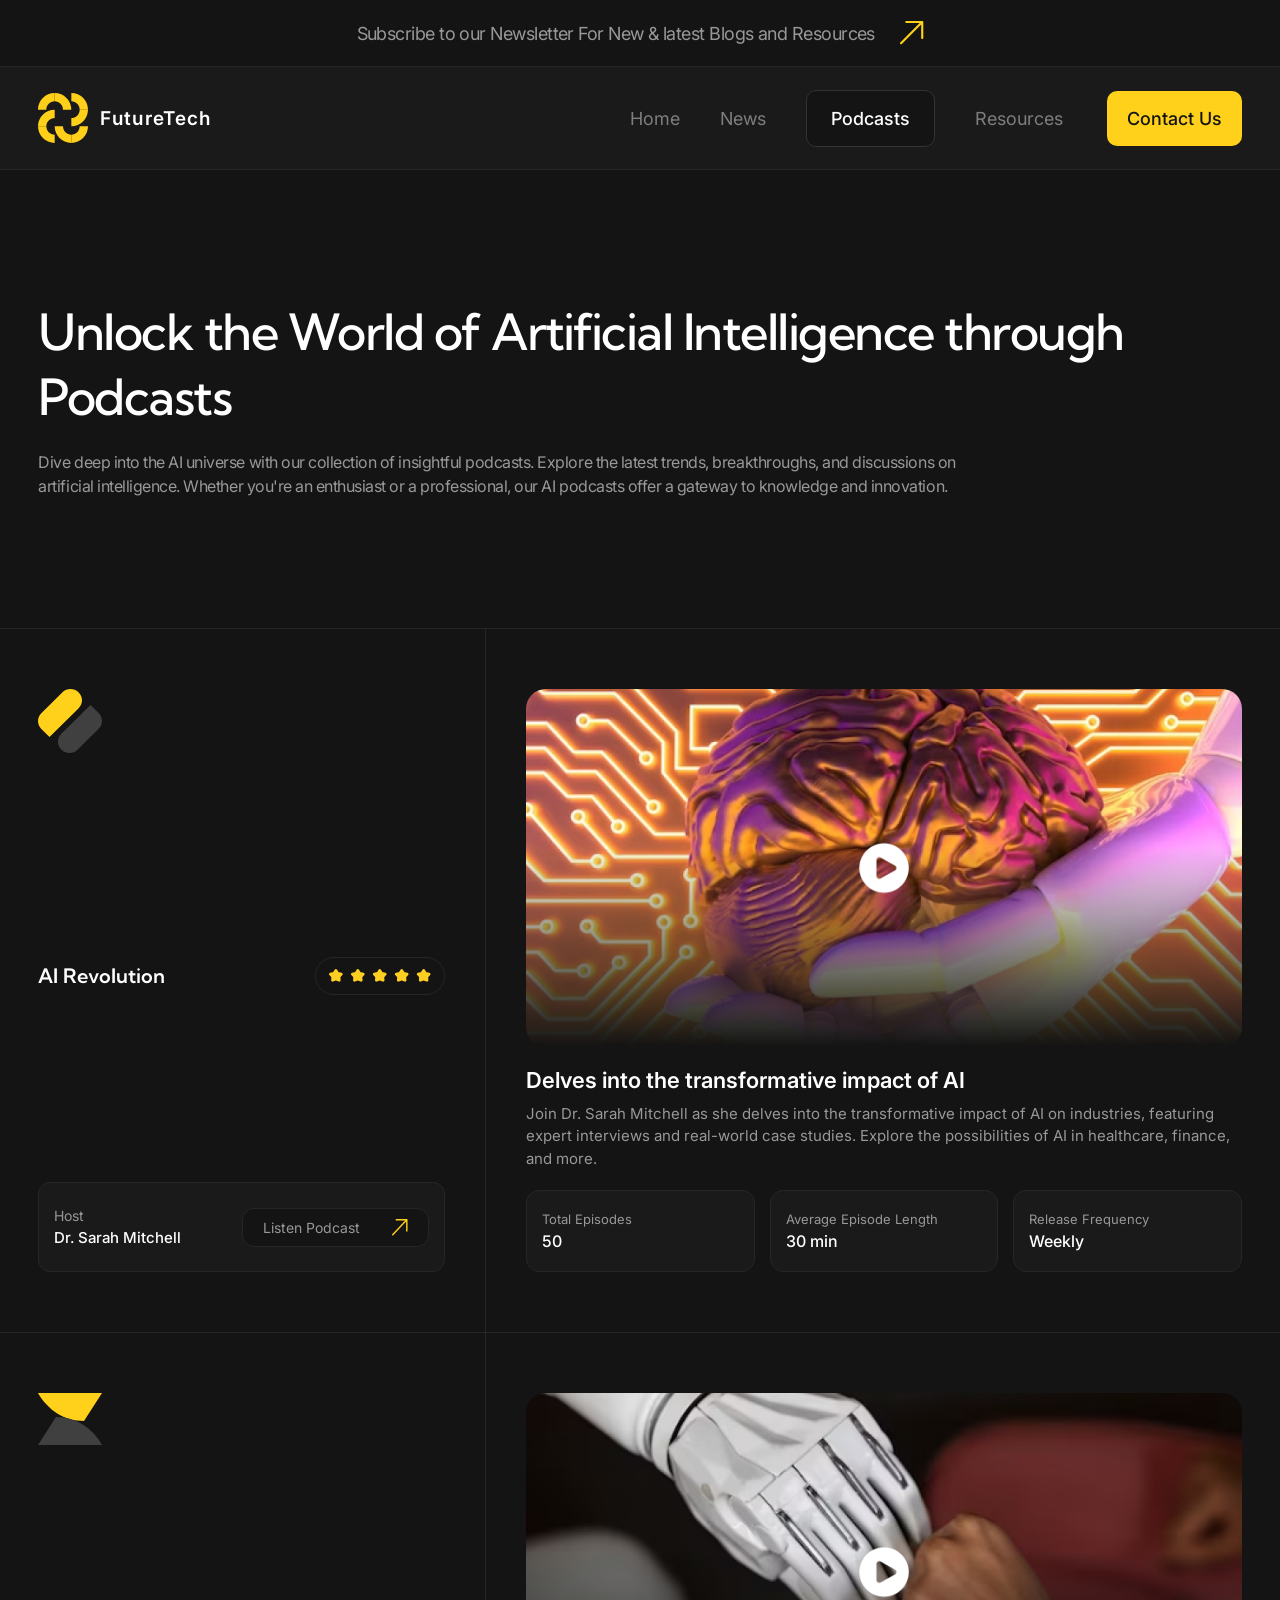
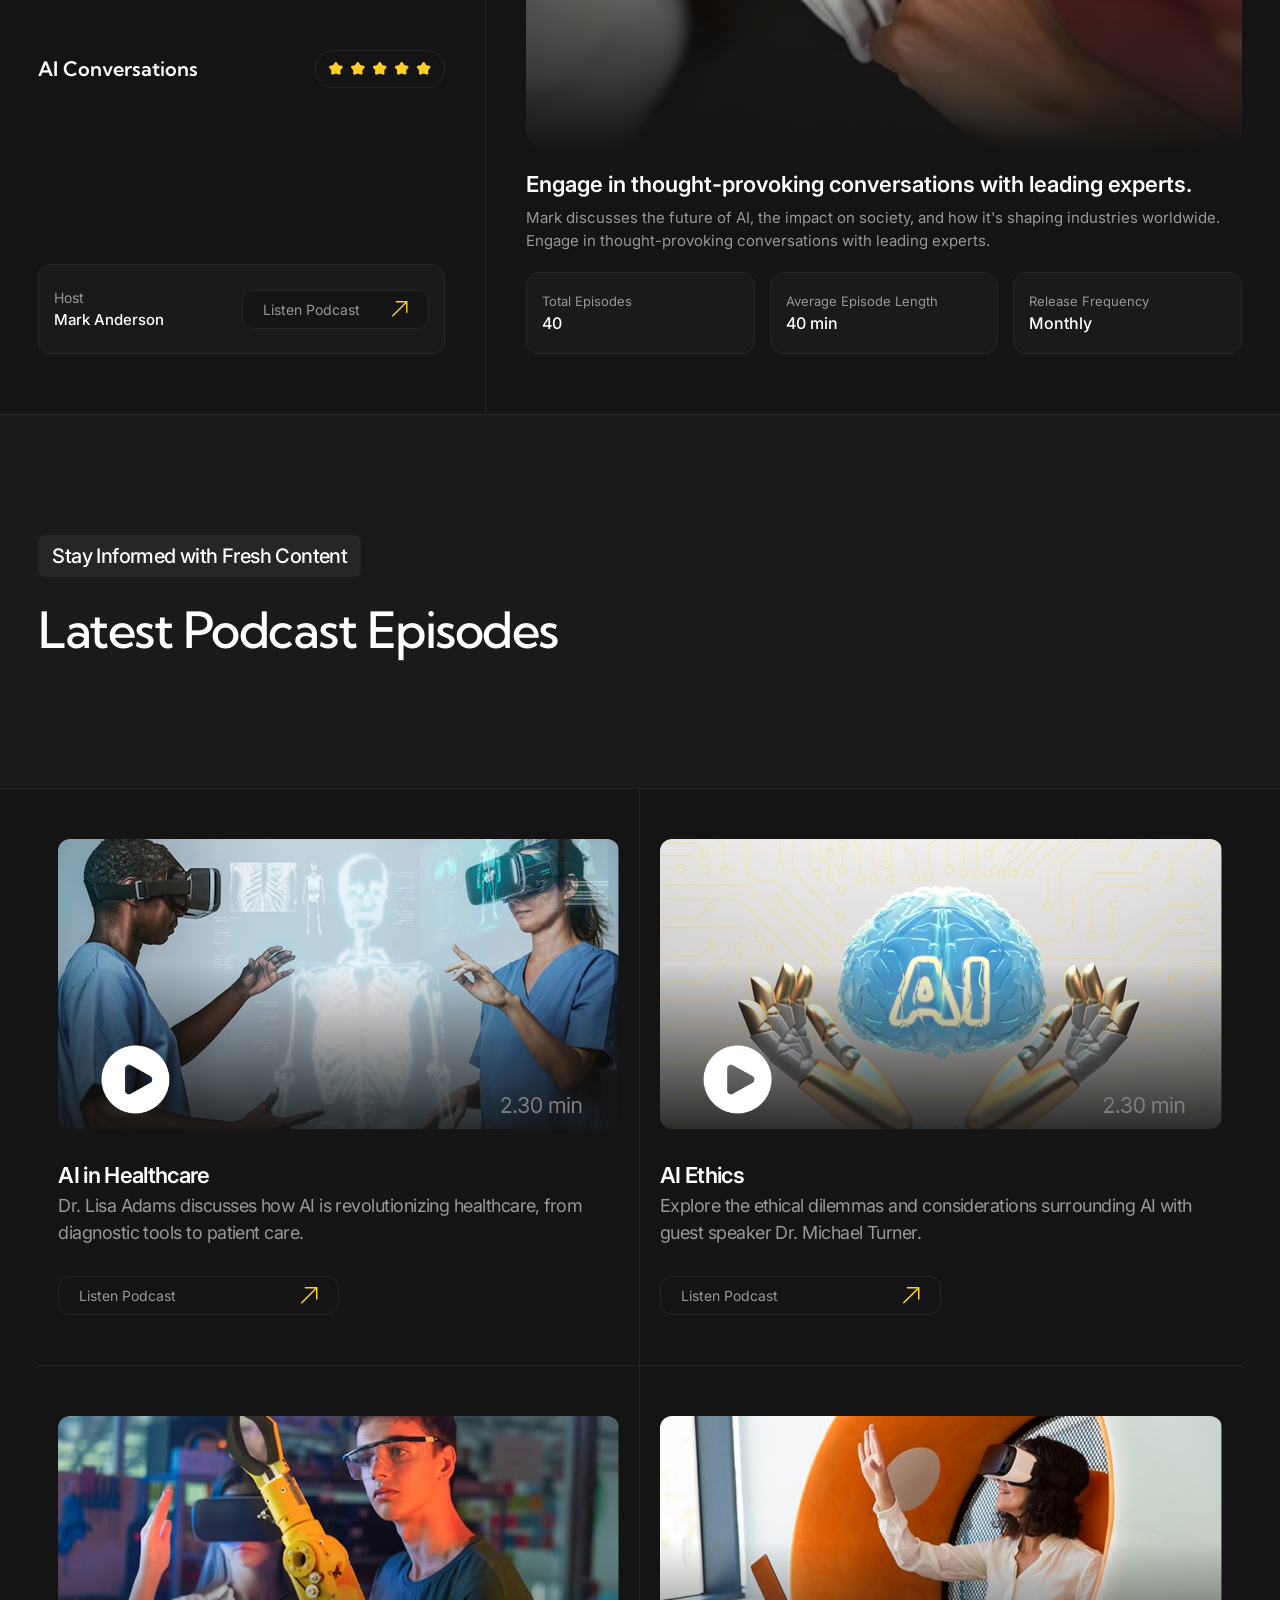
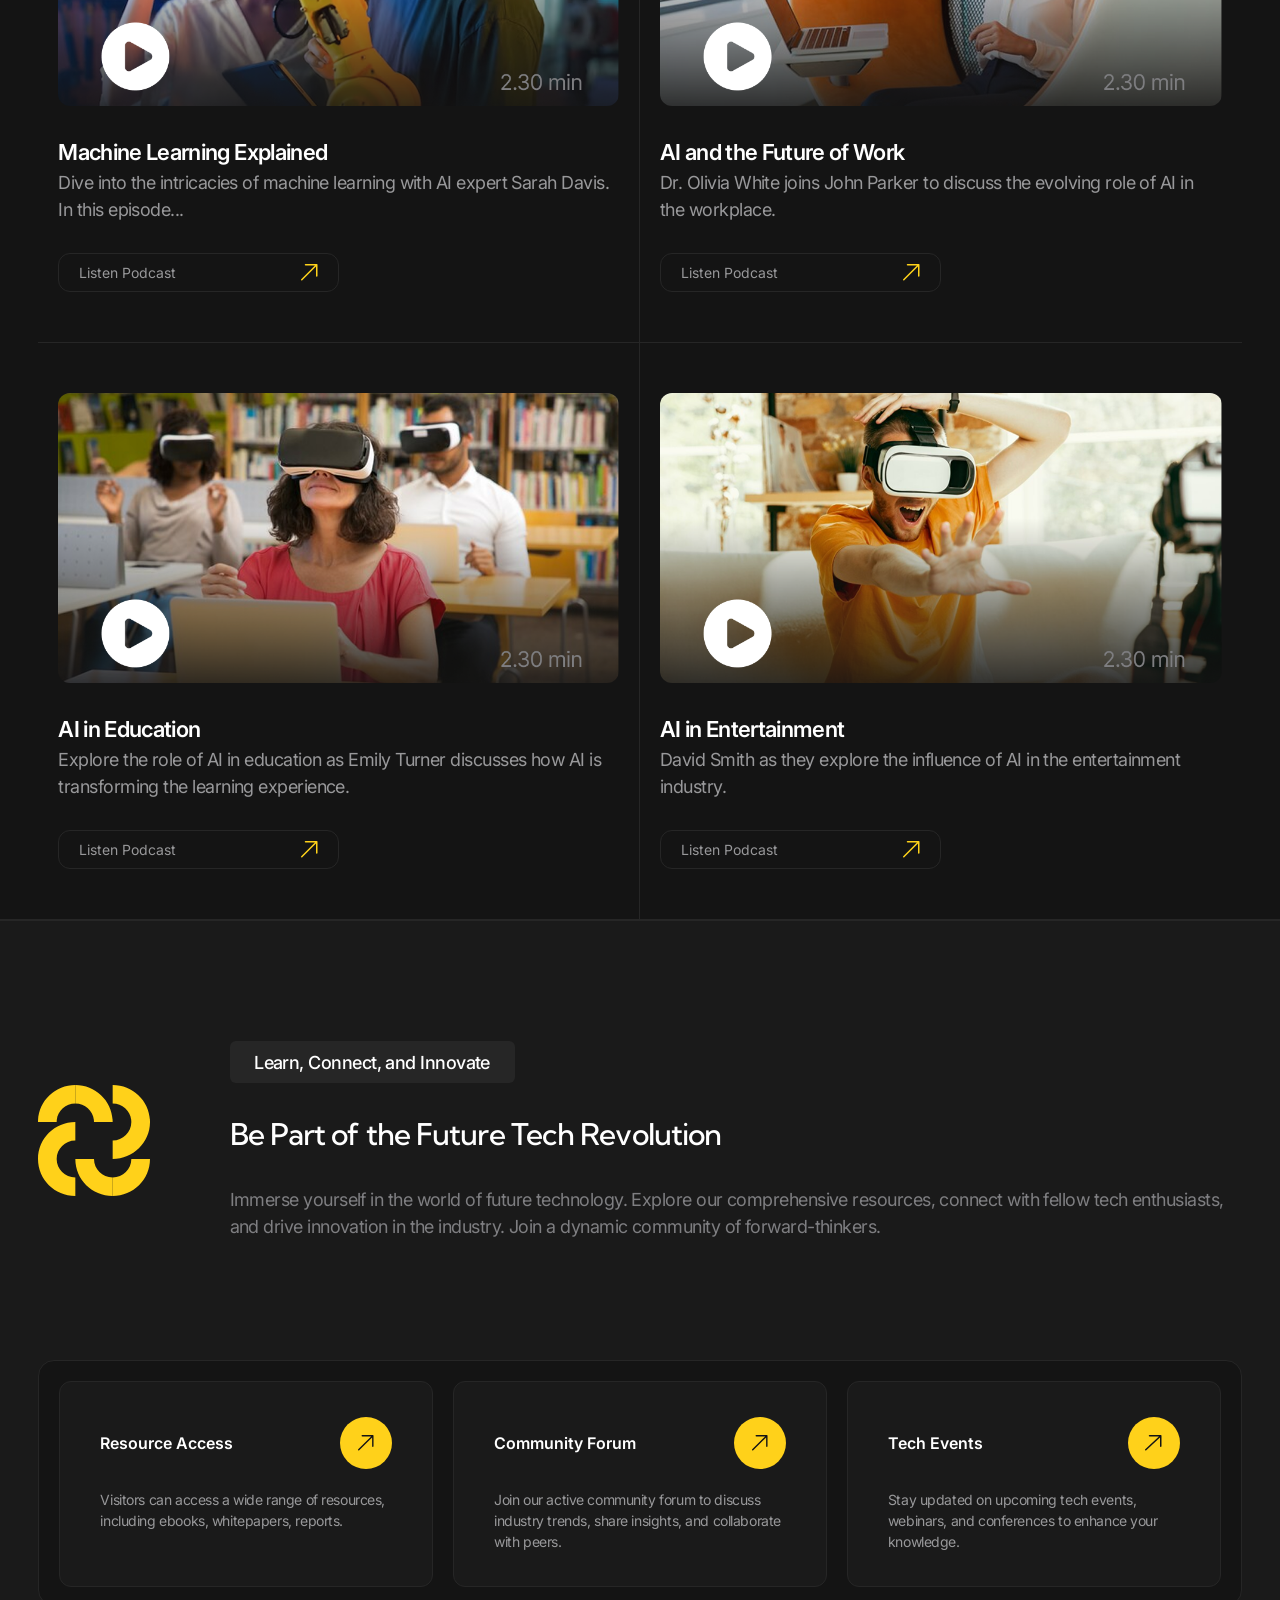
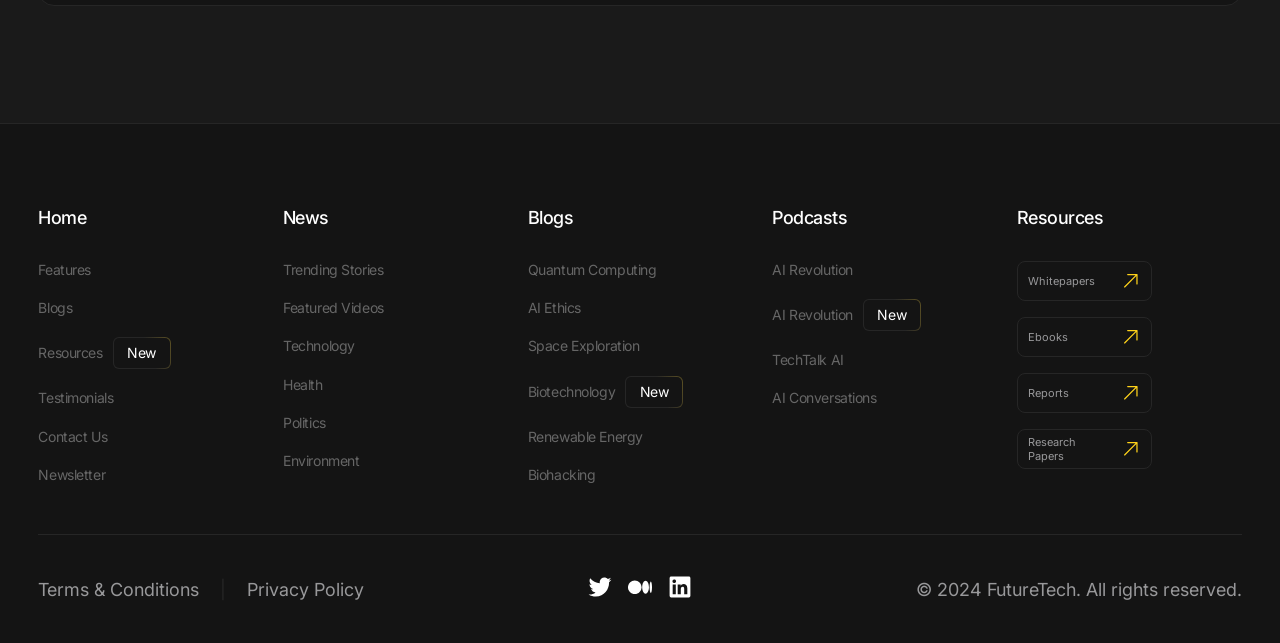
<file: Podcasts-Page/index.html>
<!DOCTYPE html>
<html lang="vi">

<head>
    <meta charset="UTF-8">
    <meta name="viewport" content="width=device-width, initial-scale=1.0">
    <title>Podcasts Page</title>

    <link rel="preconnect" href="https://fonts.googleapis.com">
    <link rel="preconnect" href="https://fonts.gstatic.com" crossorigin>
    <link href="https://fonts.googleapis.com/css2?family=Inter:wght@400;500&family=Kumbh+Sans:wght@500&display=swap"
        rel="stylesheet">

    <link rel="stylesheet" href="style.css">
</head>

<body>
    <div class="top-banner">
        <a href="#" class="banner-content">
            <span class="banner-text">Subscribe to our Newsletter For New & latest Blogs and Resources</span>
            <img class="filter" src="./SVG/vector-431.svg" alt="">
        </a>
    </div>

    <nav class="navbar">
        <a href="#" class="logo">
            <img src="./SVG/group.svg" alt="FutureTech Icon" class="group">

            <span class="heading">FutureTech</span>
        </a>

        <input type="checkbox" id="menu-toggle" class="menu-toggle">

        <label for="menu-toggle" class="hamburger">
            <span class="line"></span>
            <span class="line"></span>
            <span class="line"></span>
        </label>

        <div class="nav-menu" id="nav-menu">
            <div class="nav-links">
                <a href="../index.html" class="nav-item">Home</a>
                <a href="../news/index.html" class="nav-item">News</a>
                <a href="../Podcasts-Page/index.html" class="nav-item active">Podcasts</a>
                <a href="../resources/index.html" class="nav-item">Resources</a>
            </div>
            <div class="nav-button">
                <a href="#" class="btn-contact">Contact Us</a>
            </div>
        </div>
    </nav>

    <section class="hero-section">
        <div class="hero-container">

            <h1 class="main-title">Unlock the World of Artificial Intelligence through Podcasts</h1>

            <p class="description">
                Dive deep into the AI universe with our collection of insightful podcasts. Explore the latest trends,
                breakthroughs, and discussions on artificial intelligence. Whether you're an enthusiast or a
                professional, our AI podcasts offer a gateway to knowledge and innovation.
            </p>

        </div>
    </section>

    <div class="podcasts-wrapper">

        <section class="featured-podcast">
            <div class="left-panel">
                <div class="podcast-container">
                    <div class="panel-logo">
                        <img src="./SVG/union.svg" alt="">
                    </div>
                </div>

                <div class="title-row">
                    <h2 class="panel-title">AI Revolution</h2>
                    <div class="stars-badge">
                        <img src="./SVG/start.svg" alt="">
                    </div>
                </div>

                <div class="host-card">
                    <div class="host-info">
                        <span class="host-label">Host</span>
                        <strong class="host-name">Dr. Sarah Mitchell</strong>
                    </div>

                    <div class="podcast-info">
                        <a href="#" class="btn-listen-small">
                            Listen Podcast
                        </a>
                        <a href="" class="btn-img">
                            <img class="filter" src="./SVG/vector-431.svg" alt="">
                        </a>
                    </div>
                </div>
            </div>

            <div class="right-panel">
                <div class="thumbnail">
                    <img src="./IMG/Brain.png" alt="AI Brain">
                    <div class="article">
                        <span class="article-heading">Delves into the transformative impact of AI</span>
                        <p class="article-paragraph">Join Dr. Sarah Mitchell as she delves into the transformative
                            impact of AI on industries, featuring expert interviews and real-world case studies. Explore
                            the possibilities of AI in healthcare, finance, and more.</p>
                    </div>

                    <div class="stats-row">
                        <div class="stat-card">
                            <span class="stat-title">Total Episodes</span>
                            <strong class="stat-number">50</strong>
                        </div>
                        <div class="stat-card">
                            <span class="stat-title">Average Episode Length</span>
                            <strong class="stat-number">30 min</strong>
                        </div>
                        <div class="stat-card">
                            <span class="stat-title">Release Frequency</span>
                            <strong class="stat-number">Weekly</strong>
                        </div>
                    </div>
                </div>
            </div>
        </section>

        <section class="podcast-conversations">
            <div class="conv-left-panel">
                <div class="conv-logo-container">
                    <div class="conv-panel-logo">
                        <img src="./SVG/union2.svg" alt="">
                    </div>
                </div>

                <div class="conv-title-row">
                    <h2 class="conv-panel-title">AI Conversations</h2>
                    <div class="conv-stars-badge">
                        <img src="./SVG/start.svg" alt="">
                    </div>
                </div>

                <div class="conv-host-card">
                    <div class="conv-host-info">
                        <span class="conv-host-label">Host</span>
                        <strong class="conv-host-name">Mark Anderson</strong>
                    </div>

                    <div class="conv-action-btn">
                        <a href="#" class="conv-btn-text">Listen Podcast</a>
                        <a href="" class="conv-btn-icon">
                            <img class="filter" src="./SVG/vector-431.svg" alt="">
                        </a>
                    </div>
                </div>
            </div>

            <div class="conv-right-panel">
                <div class="conv-thumbnail-box">
                    <img src="./IMG/hand.png" alt="AI Brain">
                    <div class="conv-article">
                        <span class="conv-article-heading">Engage in thought-provoking conversations with leading
                            experts.</span>
                        <p class="conv-article-paragraph">Mark discusses the future of AI, the impact on society, and
                            how it's shaping industries worldwide. Engage in thought-provoking conversations with
                            leading experts.</p>
                    </div>

                    <div class="conv-stats-row">
                        <div class="conv-stat-card">
                            <span class="conv-stat-title">Total Episodes</span>
                            <strong class="conv-stat-number">40</strong>
                        </div>
                        <div class="conv-stat-card">
                            <span class="conv-stat-title">Average Episode Length</span>
                            <strong class="stat-number">40 min</strong>
                        </div>
                        <div class="conv-stat-card">
                            <span class="conv-stat-title">Release Frequency</span>
                            <strong class="conv-stat-number">Monthly</strong>
                        </div>
                    </div>
                </div>
            </div>
        </section>

    </div>


    <section class="latest-episodes">

        <div class="episodes-header">
            <div class="episodes-header-title">
                <span class="episodes-badge">Stay Informed with Fresh Content</span>
                <h2 class="episodes-title">Latest Podcast Episodes</h2>
            </div>
        </div>

        <div class="episodes-grid">

            <div class="episode-card">
                <div class="card-thumbnail">
                    <img src="./IMG/AI-in-Healthcare%20.png" alt="AI in Healthcare">
                </div>

                <div class="card-content">
                    <h3 class="card-heading">AI in Healthcare</h3>
                    <p class="card-desc">Dr. Lisa Adams discusses how AI is revolutionizing healthcare, from diagnostic
                        tools to patient care.</p>
                </div>

                <div class="podcast-info">
                    <a href="#" class="btn-listen-small">
                        Listen Podcast
                    </a>
                    <a href="" class="btn-img">
                        <img class="filter" src="./SVG/vector-431.svg" alt="">
                    </a>
                </div>
            </div>

            <div class="episode-card">
                <div class="card-thumbnail">
                    <img src="./IMG/AI-Ethics.png" alt="AI Ethics">
                </div>
                <div class="card-content">
                    <h3 class="card-heading">AI Ethics</h3>
                    <p class="card-desc">Explore the ethical dilemmas and considerations surrounding AI with guest
                        speaker Dr. Michael Turner.</p>
                </div>
                <div class="podcast-info">
                    <a href="#" class="btn-listen-small">
                        Listen Podcast
                    </a>
                    <a href="" class="btn-img">
                        <img class="filter" src="./SVG/vector-431.svg" alt="">
                    </a>
                </div>
            </div>

            <div class="episode-card">
                <div class="card-thumbnail">
                    <img src="./IMG/Machine%20Learning.png" alt="Machine Learning">
                </div>
                <div class="card-content">
                    <h3 class="card-heading">Machine Learning Explained</h3>
                    <p class="card-desc">Dive into the intricacies of machine learning with AI expert Sarah Davis. In
                        this episode...</p>
                </div>
                <div class="podcast-info">
                    <a href="#" class="btn-listen-small">
                        Listen Podcast
                    </a>
                    <a href="" class="btn-img">
                        <img class="filter" src="./SVG/vector-431.svg" alt="">
                    </a>
                </div>
            </div>

            <div class="episode-card">
                <div class="card-thumbnail">
                    <img src="./IMG/AI-and-the-Future-of-Work.png" alt="Future of Work">
                </div>
                <div class="card-content">
                    <h3 class="card-heading">AI and the Future of Work</h3>
                    <p class="card-desc">Dr. Olivia White joins John Parker to discuss the evolving role of AI in the
                        workplace.</p>
                </div>
                <div class="podcast-info">
                    <a href="#" class="btn-listen-small">
                        Listen Podcast
                    </a>
                    <a href="" class="btn-img">
                        <img class="filter" src="./SVG/vector-431.svg" alt="">
                    </a>
                </div>
            </div>

            <div class="episode-card">
                <div class="card-thumbnail">
                    <img src="./IMG/AI-in-Education.png" alt="AI in Education">
                </div>
                <div class="card-content">
                    <h3 class="card-heading">AI in Education</h3>
                    <p class="card-desc">Explore the role of AI in education as Emily Turner discusses how AI is
                        transforming the learning experience.</p>
                </div>
                <div class="podcast-info">
                    <a href="#" class="btn-listen-small">
                        Listen Podcast
                    </a>
                    <a href="" class="btn-img">
                        <img class="filter" src="./SVG/vector-431.svg" alt="">
                    </a>
                </div>
            </div>

            <div class="episode-card">
                <div class="card-thumbnail">
                    <img src="./IMG/AI-in-Entertainment.png" alt="AI in Entertainment">
                </div>
                <div class="card-content">
                    <h3 class="card-heading">AI in Entertainment</h3>
                    <p class="card-desc">David Smith as they explore the influence of AI in the entertainment industry.
                    </p>
                </div>
                <div class="podcast-info">
                    <a href="#" class="btn-listen-small">
                        Listen Podcast
                    </a>
                    <a href="" class="btn-img">
                        <img class="filter" src="./SVG/vector-431.svg" alt="">
                    </a>
                </div>
            </div>

        </div>

    </section>

    <section class="revolution-section">
        <div class="revolution-container">

            <div class="rev-header">
                <div class="rev-logo">
                    <img src="./SVG/group.svg" alt="Future Tech Logo">
                </div>

                <div class="rev-info">
                    <span class="rev-badge">Learn, Connect, and Innovate</span>
                    <h2 class="rev-title">Be Part of the Future Tech Revolution</h2>
                    <p class="rev-desc">Immerse yourself in the world of future technology. Explore our comprehensive
                        resources, connect with fellow tech enthusiasts, and drive innovation in the industry. Join a
                        dynamic community of forward-thinkers.</p>
                </div>
            </div>

            <div class="rev-grid">

                <div class="rev-card">
                    <div class="rev-card-top">
                        <h3 class="rev-card-title">Resource Access</h3>
                        <a href="#" class="rev-icon-btn">
                            <span class="icon-wrapper">
                                <img class="icon-black" src="./SVG/vector-431.svg" alt="Arrow Right Up">
                            </span>
                        </a>
                    </div>
                    <p class="rev-card-desc">Visitors can access a wide range of resources, including ebooks,
                        whitepapers, reports.</p>
                </div>

                <div class="rev-card">
                    <div class="rev-card-top">
                        <h3 class="rev-card-title">Community Forum</h3>
                        <a href="#" class="rev-icon-btn">
                            <span class="icon-wrapper">
                                <img class="icon-black" src="./SVG/vector-431.svg" alt="">
                            </span>
                        </a>
                    </div>
                    <p class="rev-card-desc">Join our active community forum to discuss industry trends, share insights,
                        and collaborate with peers.</p>
                </div>

                <div class="rev-card">
                    <div class="rev-card-top">
                        <h3 class="rev-card-title">Tech Events</h3>
                        <a href="#" class="rev-icon-btn">
                            <span class="icon-wrapper">
                                <img class="icon-black" src="./SVG/vector-431.svg" alt="">
                            </span>
                        </a>
                    </div>
                    <p class="rev-card-desc">Stay updated on upcoming tech events, webinars, and conferences to enhance
                        your knowledge.</p>
                </div>

            </div>

        </div>
    </section>

    <footer class="footer">
        <div class="footer-container">

            <div class="footer-links-grid">

                <div class="footer-column">
                    <h4 class="footer-col-title">Home</h4>
                    <ul class="footer-list">
                        <li><a href="#">Features</a></li>
                        <li><a href="#">Blogs</a></li>
                        <li><a href="#">Resources <span class="badge-new">New</span></a></li>
                        <li><a href="#">Testimonials</a></li>
                        <li><a href="#">Contact Us</a></li>
                        <li><a href="#">Newsletter</a></li>
                    </ul>
                </div>

                <div class="footer-column">
                    <h4 class="footer-col-title">News</h4>
                    <ul class="footer-list">
                        <li><a href="#">Trending Stories</a></li>
                        <li><a href="#">Featured Videos</a></li>
                        <li><a href="#">Technology</a></li>
                        <li><a href="#">Health</a></li>
                        <li><a href="#">Politics</a></li>
                        <li><a href="#">Environment</a></li>
                    </ul>
                </div>

                <div class="footer-column">
                    <h4 class="footer-col-title">Blogs</h4>
                    <ul class="footer-list">
                        <li><a href="#">Quantum Computing</a></li>
                        <li><a href="#">AI Ethics</a></li>
                        <li><a href="#">Space Exploration</a></li>
                        <li><a href="#">Biotechnology <span class="badge-new">New</span></a></li>
                        <li><a href="#">Renewable Energy</a></li>
                        <li><a href="#">Biohacking</a></li>
                    </ul>
                </div>

                <div class="footer-column">
                    <h4 class="footer-col-title">Podcasts</h4>
                    <ul class="footer-list">
                        <li><a href="#">AI Revolution</a></li>
                        <li><a href="#">AI Revolution <span class="badge-new">New</span></a></li>
                        <li><a href="#">TechTalk AI</a></li>
                        <li><a href="#">AI Conversations</a></li>
                    </ul>
                </div>

                <div class="footer-column">
                    <h4 class="footer-col-title">Resources</h4>
                    <div class="footer-resources">

                        <a href="#" class="resource-btn">
                            <span class="resource-text">Whitepapers</span>
                            <span class="resource-icon">
                                <img class="filter" src="./SVG/vector-431.svg" alt="">
                            </span>
                        </a>

                        <a href="#" class="resource-btn">
                            <span class="resource-text">Ebooks</span>
                            <span class="resource-icon">
                                <img class="filter" src="./SVG/vector-431.svg" alt="">
                            </span>
                        </a>

                        <a href="#" class="resource-btn">
                            <span class="resource-text">Reports</span>
                            <span class="resource-icon">
                                <img class="filter" src="./SVG/vector-431.svg" alt="">
                            </span>
                        </a>

                        <a href="#" class="resource-btn">
                            <span class="resource-text">Research Papers</span>
                            <span class="resource-icon">
                                <img class="filter" src="./SVG/vector-431.svg" alt="">
                            </span>
                        </a>

                    </div>
                </div>

            </div>
            <div class="footer-bottom">

                <div class="footer-legal">
                    <a href="#">Terms & Conditions</a>
                    <span class="legal-separator">|</span>
                    <a href="#">Privacy Policy</a>
                </div>

                <div class="footer-social">
                    <a href="#">
                        <img class="filter-w" src="./SVG/twitter.svg" alt="Twitter">
                    </a>
                    <a href="#">
                        <img class="filter-w" src="./SVG/medium.svg" alt="Medium">
                    </a>
                    <a href="#">
                        <img class="filter-w" src="./SVG/linkedin.svg" alt="LinkedIn">
                    </a>
                </div>

                <div class="footer-copyright">
                    © 2024 FutureTech. All rights reserved.
                </div>

            </div>

        </div>
    </footer>
</body>

</html>
</file>
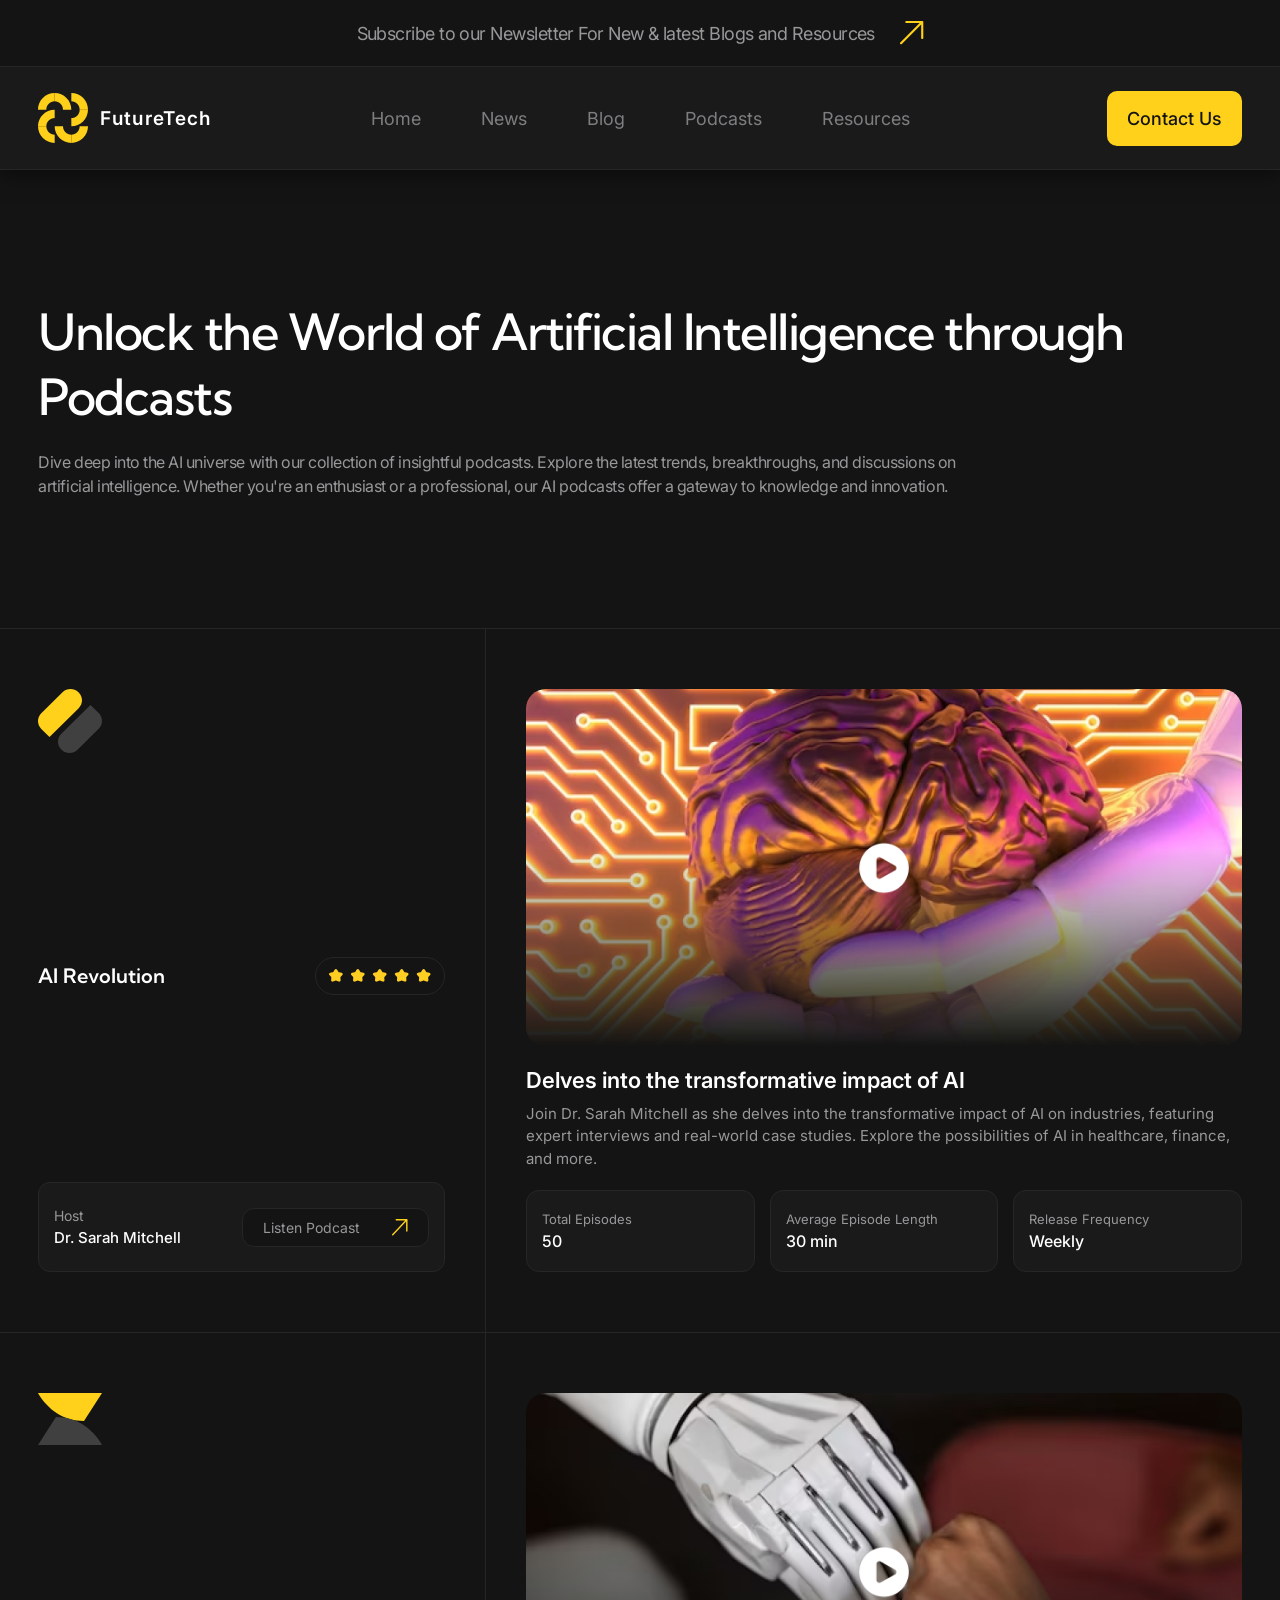
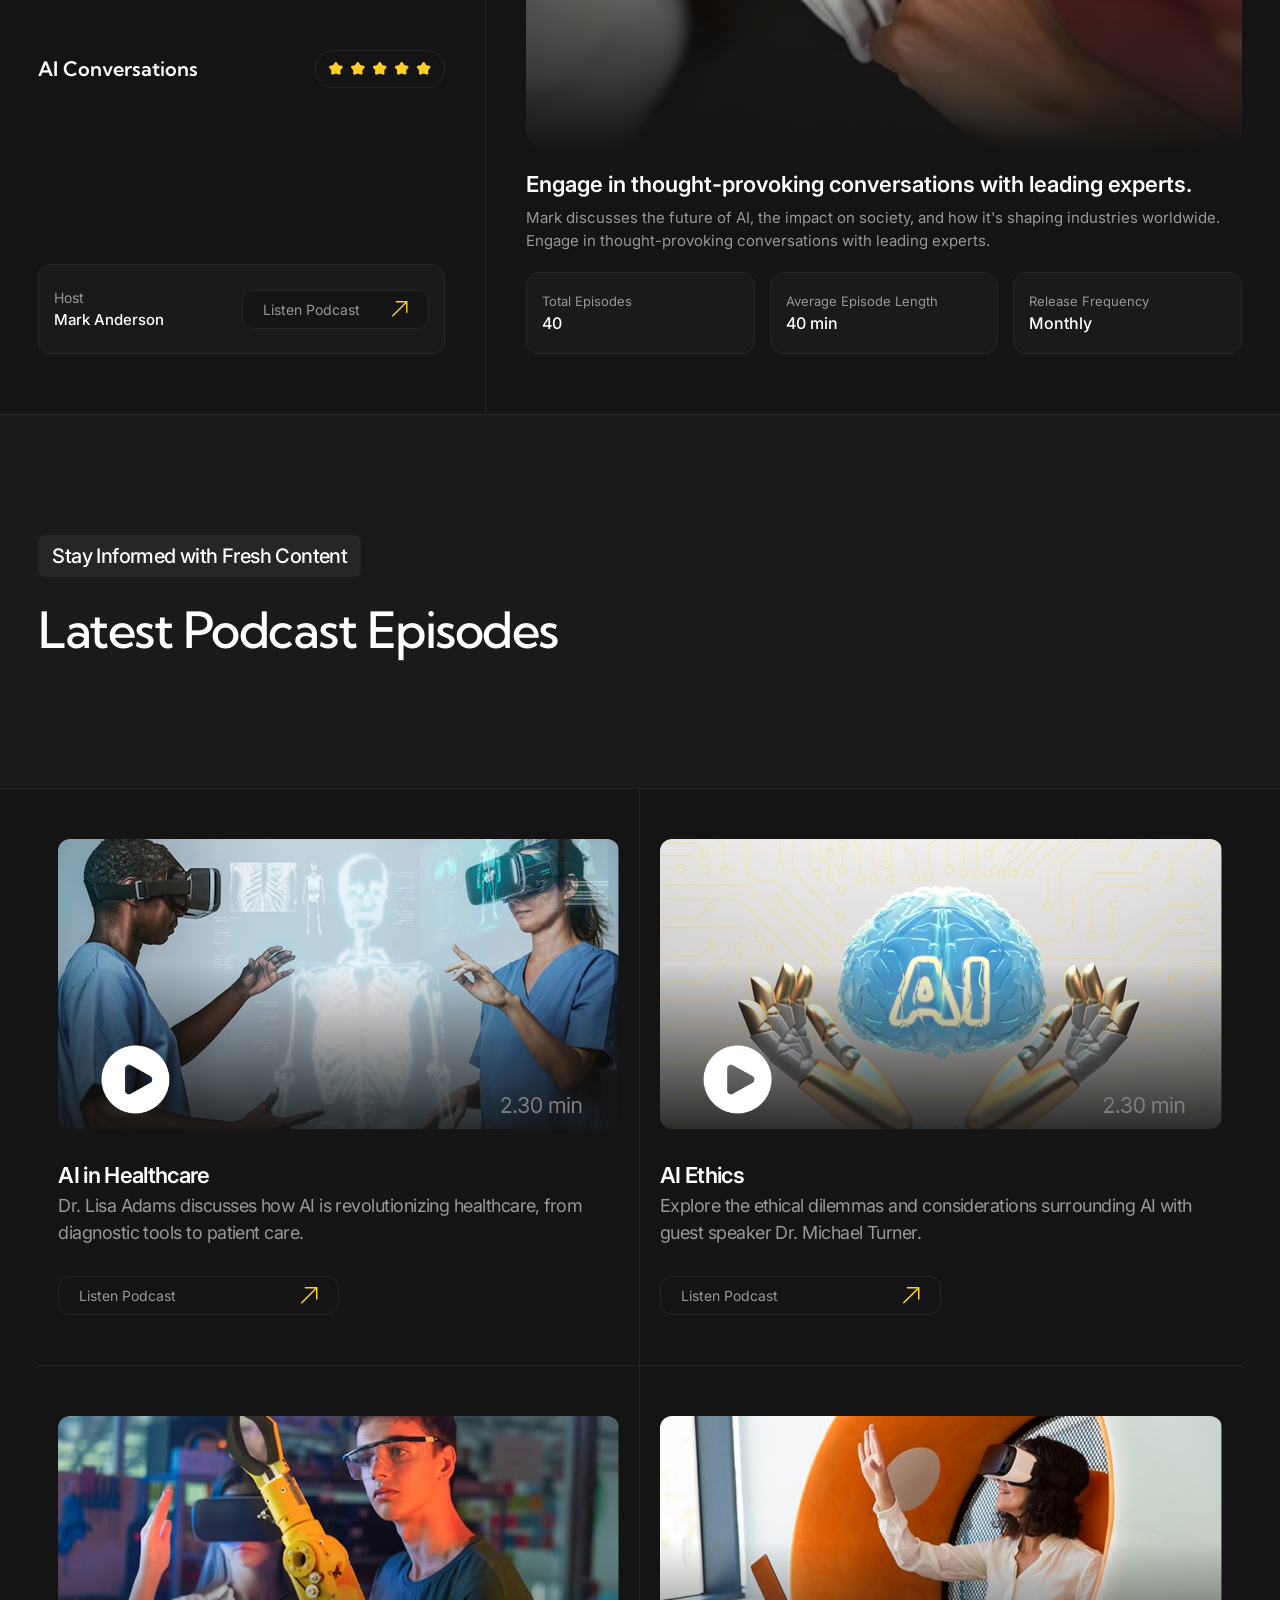
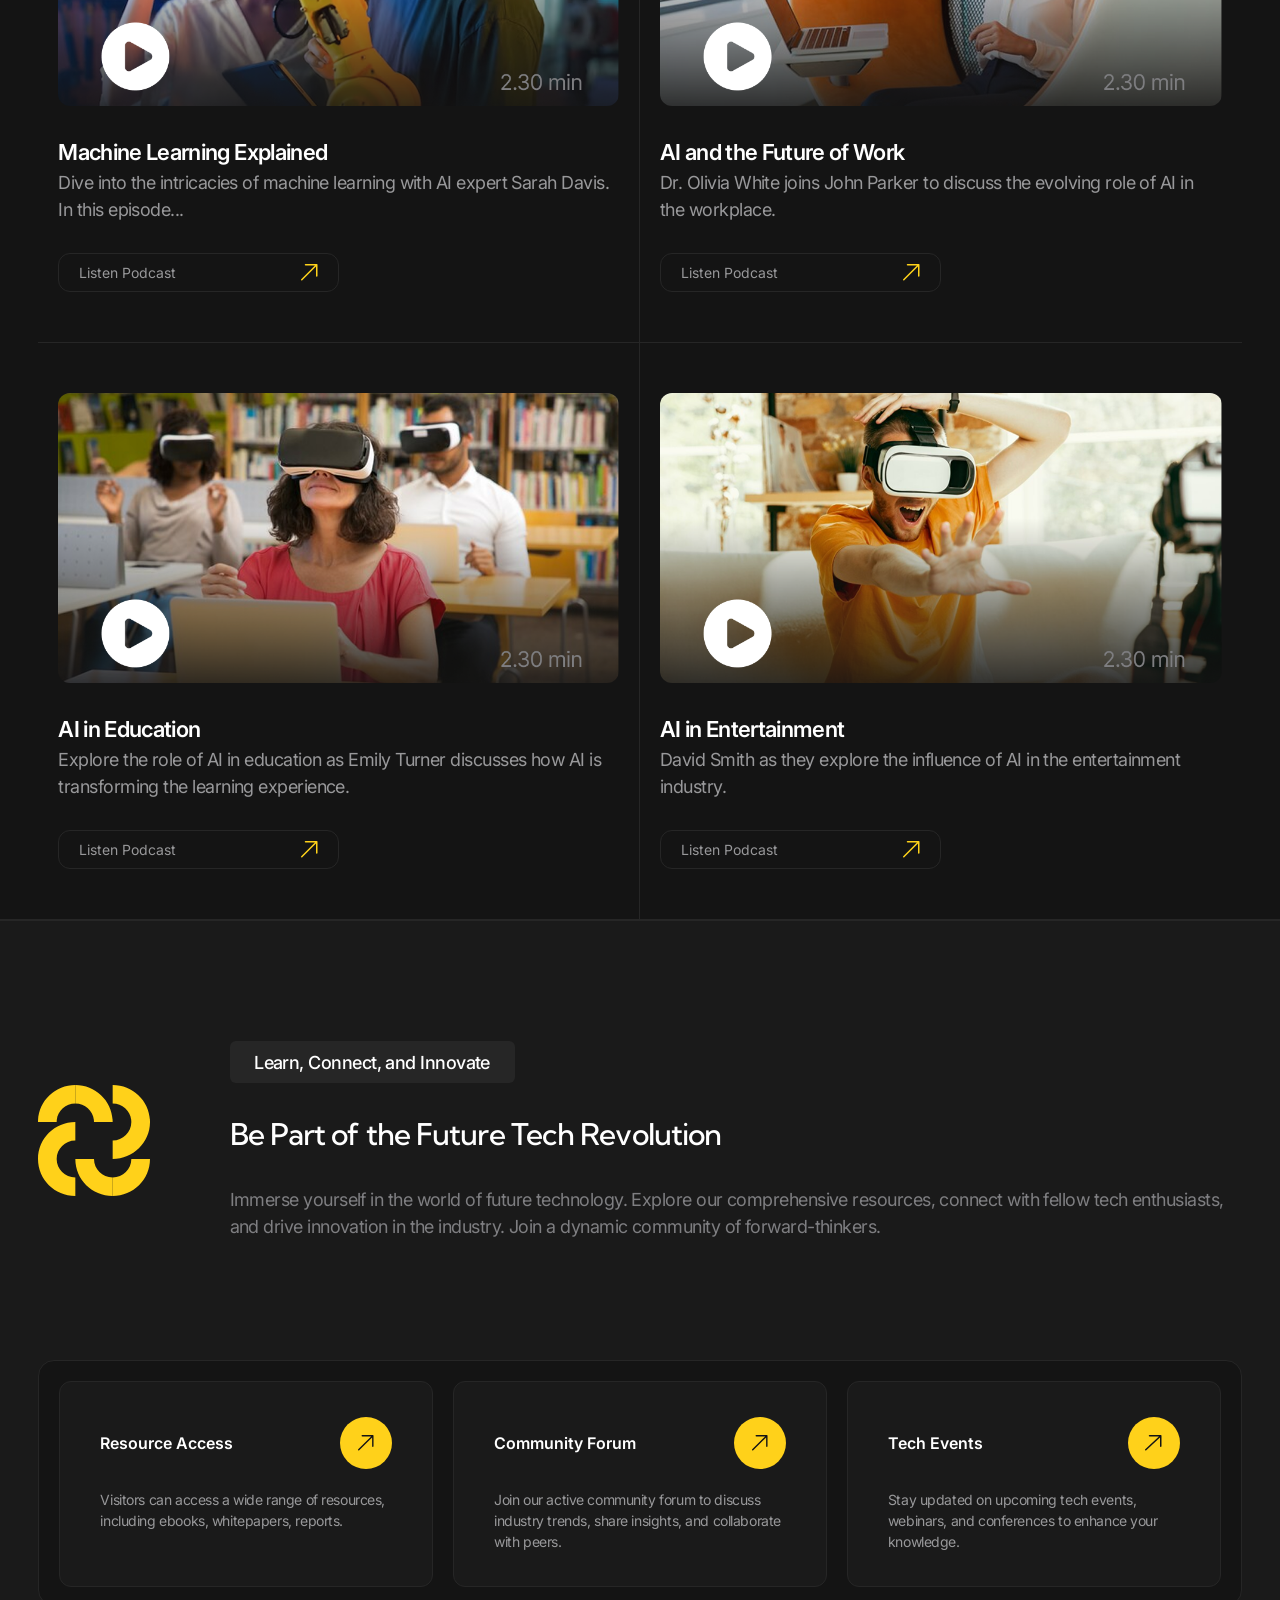
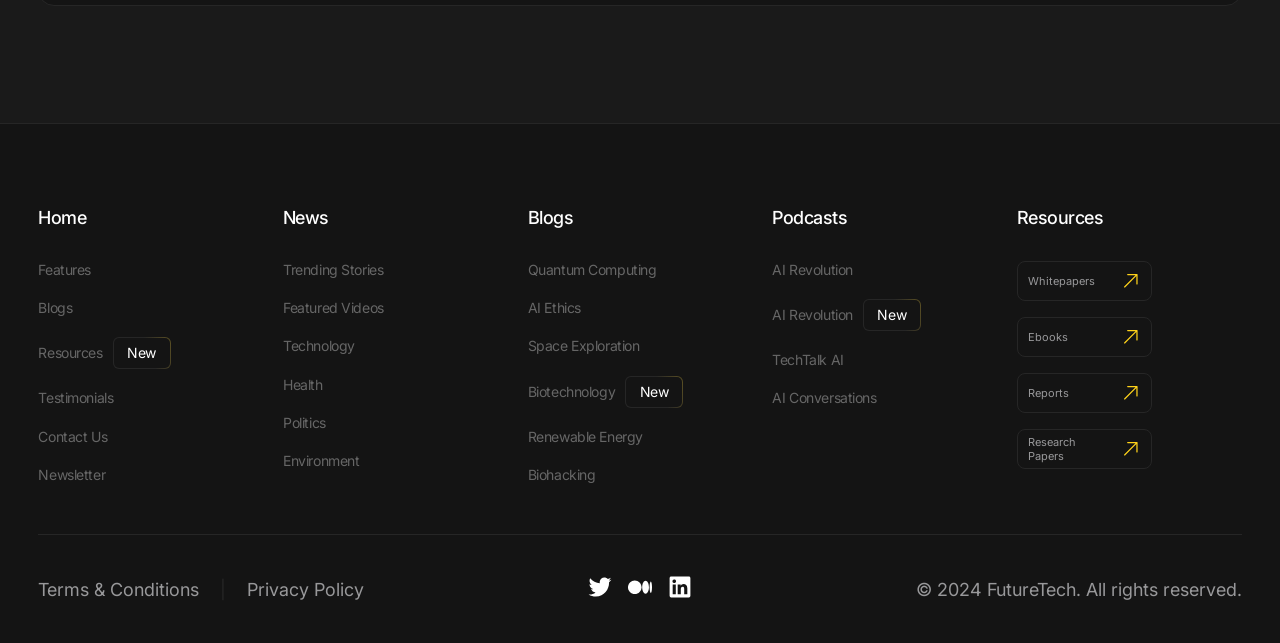
<file: podcasts/index.html>
<!DOCTYPE html>
<html lang="vi">

<head>
    <meta charset="UTF-8">
    <meta name="viewport" content="width=device-width, initial-scale=1.0">
    <title>Podcasts Page</title>

    <link rel="preconnect" href="https://fonts.googleapis.com">
    <link rel="preconnect" href="https://fonts.gstatic.com" crossorigin>
    <link href="https://fonts.googleapis.com/css2?family=Inter:wght@400;500&family=Kumbh+Sans:wght@500&display=swap"
        rel="stylesheet">

    <link rel="stylesheet" href="style.css">
</head>

<body>
    <header class="sticky-header">

        <div class="top-banner">
            <a href="#" class="banner-content">
                <span class="banner-text">Subscribe to our Newsletter For New & latest Blogs and Resources</span>
                <img class="filter" src="./SVG/vector-431.svg" alt="">
            </a>
        </div>

        <nav class="navbar">
            <a href="#" class="logo">
                <img src="./SVG/group.svg" alt="FutureTech Icon" class="group">

                <span class="heading">FutureTech</span>
            </a>

            <input type="checkbox" id="menu-toggle" class="menu-toggle">

            <label for="menu-toggle" class="hamburger">
                <span class="line"></span>
                <span class="line"></span>
                <span class="line"></span>
            </label>

            <div class="nav-menu" id="nav-menu">
                <div class="nav-links">
                    <a href="../index.html" class="nav-item">Home</a>
                    <a href="../news/index.html" class="nav-item">News</a>
                    <a href="../Blogs/index.html" class="nav-item">Blog</a>
                    <a href="./index.html" class="nav-item">Podcasts</a>
                    <a href="../resources/index.html" class="nav-item">Resources</a>
                </div>
                <div class="nav-button">
                    <a href="#" class="btn-contact">Contact Us</a>
                </div>
            </div>
        </nav>

    </header>

    <section class="hero-section">
        <div class="hero-container">

            <h1 class="main-title">Unlock the World of Artificial Intelligence through Podcasts</h1>

            <p class="description">
                Dive deep into the AI universe with our collection of insightful podcasts. Explore the latest trends,
                breakthroughs, and discussions on artificial intelligence. Whether you're an enthusiast or a
                professional, our AI podcasts offer a gateway to knowledge and innovation.
            </p>

        </div>
    </section>

    <div class="podcasts-wrapper">

        <section class="featured-podcast">
            <div class="left-panel">
                <div class="podcast-container">
                    <div class="panel-logo">
                        <img src="./SVG/union.svg" alt="">
                    </div>
                </div>

                <div class="title-row">
                    <h2 class="panel-title">AI Revolution</h2>
                    <div class="stars-badge">
                        <img src="./SVG/start.svg" alt="">
                    </div>
                </div>

                <div class="host-card">
                    <div class="host-info">
                        <span class="host-label">Host</span>
                        <strong class="host-name">Dr. Sarah Mitchell</strong>
                    </div>

                    <div class="podcast-info">
                        <a href="#" class="btn-listen-small">
                            Listen Podcast
                        </a>
                        <a href="" class="btn-img">
                            <img class="filter" src="./SVG/vector-431.svg" alt="">
                        </a>
                    </div>
                </div>
            </div>

            <div class="right-panel">
                <div class="thumbnail">
                    <img src="./IMG/Brain.png" alt="AI Brain">
                    <div class="article">
                        <span class="article-heading">Delves into the transformative impact of AI</span>
                        <p class="article-paragraph">Join Dr. Sarah Mitchell as she delves into the transformative
                            impact of AI on industries, featuring expert interviews and real-world case studies. Explore
                            the possibilities of AI in healthcare, finance, and more.</p>
                    </div>

                    <div class="stats-row">
                        <div class="stat-card">
                            <span class="stat-title">Total Episodes</span>
                            <strong class="stat-number">50</strong>
                        </div>
                        <div class="stat-card">
                            <span class="stat-title">Average Episode Length</span>
                            <strong class="stat-number">30 min</strong>
                        </div>
                        <div class="stat-card">
                            <span class="stat-title">Release Frequency</span>
                            <strong class="stat-number">Weekly</strong>
                        </div>
                    </div>
                </div>
            </div>
        </section>

        <section class="podcast-conversations">
            <div class="conv-left-panel">
                <div class="conv-logo-container">
                    <div class="conv-panel-logo">
                        <img src="./SVG/union2.svg" alt="">
                    </div>
                </div>

                <div class="conv-title-row">
                    <h2 class="conv-panel-title">AI Conversations</h2>
                    <div class="conv-stars-badge">
                        <img src="./SVG/start.svg" alt="">
                    </div>
                </div>

                <div class="conv-host-card">
                    <div class="conv-host-info">
                        <span class="conv-host-label">Host</span>
                        <strong class="conv-host-name">Mark Anderson</strong>
                    </div>

                    <div class="conv-action-btn">
                        <a href="#" class="conv-btn-text">Listen Podcast</a>
                        <a href="" class="conv-btn-icon">
                            <img class="filter" src="./SVG/vector-431.svg" alt="">
                        </a>
                    </div>
                </div>
            </div>

            <div class="conv-right-panel">
                <div class="conv-thumbnail-box">
                    <img src="./IMG/hand.png" alt="AI Brain">
                    <div class="conv-article">
                        <span class="conv-article-heading">Engage in thought-provoking conversations with leading
                            experts.</span>
                        <p class="conv-article-paragraph">Mark discusses the future of AI, the impact on society, and
                            how it's shaping industries worldwide. Engage in thought-provoking conversations with
                            leading experts.</p>
                    </div>

                    <div class="conv-stats-row">
                        <div class="conv-stat-card">
                            <span class="conv-stat-title">Total Episodes</span>
                            <strong class="conv-stat-number">40</strong>
                        </div>
                        <div class="conv-stat-card">
                            <span class="conv-stat-title">Average Episode Length</span>
                            <strong class="stat-number">40 min</strong>
                        </div>
                        <div class="conv-stat-card">
                            <span class="conv-stat-title">Release Frequency</span>
                            <strong class="conv-stat-number">Monthly</strong>
                        </div>
                    </div>
                </div>
            </div>
        </section>

    </div>


    <section class="latest-episodes">

        <div class="episodes-header">
            <div class="episodes-header-title">
                <span class="episodes-badge">Stay Informed with Fresh Content</span>
                <h2 class="episodes-title">Latest Podcast Episodes</h2>
            </div>
        </div>

        <div class="episodes-grid">

            <div class="episode-card">
                <div class="card-thumbnail">
                    <img src="./IMG/AI-in-Healthcare%20.png" alt="AI in Healthcare">
                </div>

                <div class="card-content">
                    <h3 class="card-heading">AI in Healthcare</h3>
                    <p class="card-desc">Dr. Lisa Adams discusses how AI is revolutionizing healthcare, from diagnostic
                        tools to patient care.</p>
                </div>

                <div class="podcast-info">
                    <a href="#" class="btn-listen-small">
                        Listen Podcast
                    </a>
                    <a href="" class="btn-img">
                        <img class="filter" src="./SVG/vector-431.svg" alt="">
                    </a>
                </div>
            </div>

            <div class="episode-card">
                <div class="card-thumbnail">
                    <img src="./IMG/AI-Ethics.png" alt="AI Ethics">
                </div>
                <div class="card-content">
                    <h3 class="card-heading">AI Ethics</h3>
                    <p class="card-desc">Explore the ethical dilemmas and considerations surrounding AI with guest
                        speaker Dr. Michael Turner.</p>
                </div>
                <div class="podcast-info">
                    <a href="#" class="btn-listen-small">
                        Listen Podcast
                    </a>
                    <a href="" class="btn-img">
                        <img class="filter" src="./SVG/vector-431.svg" alt="">
                    </a>
                </div>
            </div>

            <div class="episode-card">
                <div class="card-thumbnail">
                    <img src="./IMG/Machine%20Learning.png" alt="Machine Learning">
                </div>
                <div class="card-content">
                    <h3 class="card-heading">Machine Learning Explained</h3>
                    <p class="card-desc">Dive into the intricacies of machine learning with AI expert Sarah Davis. In
                        this episode...</p>
                </div>
                <div class="podcast-info">
                    <a href="#" class="btn-listen-small">
                        Listen Podcast
                    </a>
                    <a href="" class="btn-img">
                        <img class="filter" src="./SVG/vector-431.svg" alt="">
                    </a>
                </div>
            </div>

            <div class="episode-card">
                <div class="card-thumbnail">
                    <img src="./IMG/AI-and-the-Future-of-Work.png" alt="Future of Work">
                </div>
                <div class="card-content">
                    <h3 class="card-heading">AI and the Future of Work</h3>
                    <p class="card-desc">Dr. Olivia White joins John Parker to discuss the evolving role of AI in the
                        workplace.</p>
                </div>
                <div class="podcast-info">
                    <a href="#" class="btn-listen-small">
                        Listen Podcast
                    </a>
                    <a href="" class="btn-img">
                        <img class="filter" src="./SVG/vector-431.svg" alt="">
                    </a>
                </div>
            </div>

            <div class="episode-card">
                <div class="card-thumbnail">
                    <img src="./IMG/AI-in-Education.png" alt="AI in Education">
                </div>
                <div class="card-content">
                    <h3 class="card-heading">AI in Education</h3>
                    <p class="card-desc">Explore the role of AI in education as Emily Turner discusses how AI is
                        transforming the learning experience.</p>
                </div>
                <div class="podcast-info">
                    <a href="#" class="btn-listen-small">
                        Listen Podcast
                    </a>
                    <a href="" class="btn-img">
                        <img class="filter" src="./SVG/vector-431.svg" alt="">
                    </a>
                </div>
            </div>

            <div class="episode-card">
                <div class="card-thumbnail">
                    <img src="./IMG/AI-in-Entertainment.png" alt="AI in Entertainment">
                </div>
                <div class="card-content">
                    <h3 class="card-heading">AI in Entertainment</h3>
                    <p class="card-desc">David Smith as they explore the influence of AI in the entertainment industry.
                    </p>
                </div>
                <div class="podcast-info">
                    <a href="#" class="btn-listen-small">
                        Listen Podcast
                    </a>
                    <a href="" class="btn-img">
                        <img class="filter" src="./SVG/vector-431.svg" alt="">
                    </a>
                </div>
            </div>

        </div>

    </section>

    <section class="revolution-section">
        <div class="revolution-container">

            <div class="rev-header">
                <div class="rev-logo">
                    <img src="./SVG/group.svg" alt="Future Tech Logo">
                </div>

                <div class="rev-info">
                    <span class="rev-badge">Learn, Connect, and Innovate</span>
                    <h2 class="rev-title">Be Part of the Future Tech Revolution</h2>
                    <p class="rev-desc">Immerse yourself in the world of future technology. Explore our comprehensive
                        resources, connect with fellow tech enthusiasts, and drive innovation in the industry. Join a
                        dynamic community of forward-thinkers.</p>
                </div>
            </div>

            <div class="rev-grid">

                <div class="rev-card">
                    <div class="rev-card-top">
                        <h3 class="rev-card-title">Resource Access</h3>
                        <a href="#" class="rev-icon-btn">
                            <span class="icon-wrapper">
                                <img class="icon-black" src="./SVG/vector-431.svg" alt="Arrow Right Up">
                            </span>
                        </a>
                    </div>
                    <p class="rev-card-desc">Visitors can access a wide range of resources, including ebooks,
                        whitepapers, reports.</p>
                </div>

                <div class="rev-card">
                    <div class="rev-card-top">
                        <h3 class="rev-card-title">Community Forum</h3>
                        <a href="#" class="rev-icon-btn">
                            <span class="icon-wrapper">
                                <img class="icon-black" src="./SVG/vector-431.svg" alt="">
                            </span>
                        </a>
                    </div>
                    <p class="rev-card-desc">Join our active community forum to discuss industry trends, share insights,
                        and collaborate with peers.</p>
                </div>

                <div class="rev-card">
                    <div class="rev-card-top">
                        <h3 class="rev-card-title">Tech Events</h3>
                        <a href="#" class="rev-icon-btn">
                            <span class="icon-wrapper">
                                <img class="icon-black" src="./SVG/vector-431.svg" alt="">
                            </span>
                        </a>
                    </div>
                    <p class="rev-card-desc">Stay updated on upcoming tech events, webinars, and conferences to enhance
                        your knowledge.</p>
                </div>

            </div>

        </div>
    </section>

    <footer class="footer">
        <div class="footer-container">

            <div class="footer-links-grid">

                <div class="footer-column">
                    <h4 class="footer-col-title">Home</h4>
                    <ul class="footer-list">
                        <li><a href="#">Features</a></li>
                        <li><a href="#">Blogs</a></li>
                        <li><a href="#">Resources <span class="badge-new">New</span></a></li>
                        <li><a href="#">Testimonials</a></li>
                        <li><a href="#">Contact Us</a></li>
                        <li><a href="#">Newsletter</a></li>
                    </ul>
                </div>

                <div class="footer-column">
                    <h4 class="footer-col-title">News</h4>
                    <ul class="footer-list">
                        <li><a href="#">Trending Stories</a></li>
                        <li><a href="#">Featured Videos</a></li>
                        <li><a href="#">Technology</a></li>
                        <li><a href="#">Health</a></li>
                        <li><a href="#">Politics</a></li>
                        <li><a href="#">Environment</a></li>
                    </ul>
                </div>

                <div class="footer-column">
                    <h4 class="footer-col-title">Blogs</h4>
                    <ul class="footer-list">
                        <li><a href="#">Quantum Computing</a></li>
                        <li><a href="#">AI Ethics</a></li>
                        <li><a href="#">Space Exploration</a></li>
                        <li><a href="#">Biotechnology <span class="badge-new">New</span></a></li>
                        <li><a href="#">Renewable Energy</a></li>
                        <li><a href="#">Biohacking</a></li>
                    </ul>
                </div>

                <div class="footer-column">
                    <h4 class="footer-col-title">Podcasts</h4>
                    <ul class="footer-list">
                        <li><a href="#">AI Revolution</a></li>
                        <li><a href="#">AI Revolution <span class="badge-new">New</span></a></li>
                        <li><a href="#">TechTalk AI</a></li>
                        <li><a href="#">AI Conversations</a></li>
                    </ul>
                </div>

                <div class="footer-column">
                    <h4 class="footer-col-title">Resources</h4>
                    <div class="footer-resources">

                        <a href="#" class="resource-btn">
                            <span class="resource-text">Whitepapers</span>
                            <span class="resource-icon">
                                <img class="filter" src="./SVG/vector-431.svg" alt="">
                            </span>
                        </a>

                        <a href="#" class="resource-btn">
                            <span class="resource-text">Ebooks</span>
                            <span class="resource-icon">
                                <img class="filter" src="./SVG/vector-431.svg" alt="">
                            </span>
                        </a>

                        <a href="#" class="resource-btn">
                            <span class="resource-text">Reports</span>
                            <span class="resource-icon">
                                <img class="filter" src="./SVG/vector-431.svg" alt="">
                            </span>
                        </a>

                        <a href="#" class="resource-btn">
                            <span class="resource-text">Research Papers</span>
                            <span class="resource-icon">
                                <img class="filter" src="./SVG/vector-431.svg" alt="">
                            </span>
                        </a>

                    </div>
                </div>

            </div>
            <div class="footer-bottom">

                <div class="footer-legal">
                    <a href="#">Terms & Conditions</a>
                    <span class="legal-separator">|</span>
                    <a href="#">Privacy Policy</a>
                </div>

                <div class="footer-social">
                    <a href="#">
                        <img class="filter-w" src="./SVG/twitter.svg" alt="Twitter">
                    </a>
                    <a href="#">
                        <img class="filter-w" src="./SVG/medium.svg" alt="Medium">
                    </a>
                    <a href="#">
                        <img class="filter-w" src="./SVG/linkedin.svg" alt="LinkedIn">
                    </a>
                </div>

                <div class="footer-copyright">
                    © 2024 FutureTech. All rights reserved.
                </div>

            </div>

        </div>
    </footer>
</body>

</html>
</file>
<file: Podcasts-Page/style.css>
* {
    margin: 0;
    padding: 0;
    box-sizing: border-box;
}

body {
    background-color: #141414;
    color: #ffffff;
    font-family: Arial, sans-serif;
}

.top-banner {
    background-color: #141414;
    border-bottom: 1px solid #262626;
    padding: 20px 24px;
    width: 100%;
    height: 67px;
    gap: 10px;
    display: flex;
    justify-content: center;
    align-items: center;
    box-sizing: border-box;
}

.banner-content {
    display: flex;
    align-items: center;
    gap: 10px;
    text-decoration: none;
    cursor: pointer;
}

.banner-text {
    font-family: 'Inter', sans-serif;

    width: 533px;
    height: 27px;

    font-weight: 400;
    font-size: 18px;
    line-height: 1.5;
    letter-spacing: -0.03em;
    color: #98989A;
    transition: color 0.3s ease;

}

.filter {
    width: 24px;
    height: 24px;
    filter: brightness(0) saturate(100%) invert(88%) sepia(9%) saturate(7483%) hue-rotate(343deg) brightness(110%) contrast(101%);
    transition: transform 0.3s ease;
}

.banner-content:hover .banner-text {
    color: #ffffff;
}

.banner-content:hover .filter {
    transform: translate(3px, -3px);
}

.hamburger {
    display: none;
    flex-direction: column;
    justify-content: space-between;
    width: 30px;
    height: 20px;
    cursor: pointer;
    z-index: 1000;
}

.hamburger .line {
    height: 3px;
    background-color: #FFFFFF;
    border-radius: 3px;
    transition: all 0.3s ease;
}

.hamburger .line:nth-child(1) { width: 100%; }
.hamburger .line:nth-child(2) { width: 75%; align-self: flex-end; }
.hamburger .line:nth-child(3) { width: 100%; }

.navbar {
    width: 100%;
    height: 103px;
    background-color: #1A1A1A;
    border-bottom: 1px solid #262626;
    padding: 24px max(162px, calc((100% - 1596px) / 2));
    display: flex;
    justify-content: space-between;
    align-items: center;
    box-sizing: border-box;
    position: relative;
}

.menu-toggle {
    display: none;
}

/* NÚT HAMBURGER */
.hamburger {
    display: none; /* Mặc định ẩn ở máy tính */
    flex-direction: column;
    justify-content: space-between;
    width: 30px;
    height: 20px;
    cursor: pointer;
    z-index: 1000;
}

.hamburger .line {
    height: 3px;
    background-color: #FFFFFF;
    border-radius: 3px;
    transition: all 0.3s ease;
}
.hamburger .line:nth-child(1) { width: 100%; }
.hamburger .line:nth-child(2) { width: 75%; align-self: flex-end; }
.hamburger .line:nth-child(3) { width: 100%; }

.nav-menu {
    display: flex;
    align-items: center;
    gap: 40px;
}

.logo {
    display: flex;
    height: 50px;
    width: 178.9px;
    align-items: center;
    gap: 12px;
    text-decoration: none;

}

.group {
    filter: brightness(0) saturate(100%) invert(85%) sepia(50%) saturate(1390%) hue-rotate(341deg) brightness(104%) contrast(101%);
}

.heading {
    font-family: 'Inter', sans-serif;
    font-weight: 600;
    font-size: 19px;
    color: #ffffff;
    letter-spacing: 0.07em;
}

/* NAVBAR */
.nav-links {
    display: flex;
    align-items: center;
    gap: 40px;
    height: 55px;
    width: 437px;
    border-radius: 12px;
}

.nav-item {
    font-family: 'Inter', sans-serif;
    font-weight: 400;
    font-size: 18px;
    line-height: 1.5;
    letter-spacing: 0;
    color: #7E7E81;
    text-decoration: none;
    transition: color 0.3s ease;
}

.nav-item:hover {
    color: #FFFFFF;
}

.nav-item.active {
    font-weight: 500;
    color: #FFFFFF;
    background-color: #141414;
    border: 1px solid #333333;
    border-radius: 10px;
    padding: 14px 24px;
}

.btn-contact {
    display: inline-block;
    font-family: 'Inter', sans-serif;
    font-weight: 500;
    font-size: 18px;
    line-height: 1.5;
    color: #141414;
    background-color: #FFD11A;
    padding: 14px 20px;
    border-radius: 10px;
    text-decoration: none;
    transition: background-color 0.3s ease, transform 0.2s ease;
}


.btn-contact:hover {
    background-color: #e6bc17;
    transform: translateY(-2px);
}

.hero-section {
    padding: 130px ;
    width: 100%;
}

.hero-container {
    position: relative;
    width: 100%;
    max-width: 1596px;
    margin: 0 auto;
}

.main-title {
    font-family: 'Kumbh Sans', sans-serif;
    font-weight: 500;
    font-size: 80px;
    line-height: 1.3;
    letter-spacing: -0.03em;
    color: #FFFFFF;
    width: 100%;
    max-width: 1596px;
}

.description {
    font-family: 'Inter', sans-serif;
    font-weight: 400;
    font-size: 18px;
    line-height: 1.5;
    letter-spacing: -0.03em;
    color: #98989A;

    position: absolute;
    bottom: 10px;
    right: 0;

    width: 900px;
}

/* AI CONVERSATIONS 1 */
.featured-podcast {
    width: 100%;
    min-height: 880px;
    background-color: #141414;
    border-top: 1px solid #262626;
    display: flex;
    justify-content: center;
    align-items: center;
    opacity: 1;
    box-sizing: border-box;
    padding-left: 162px;
    padding-right: 162px;
    gap: 80px;
}

.left-panel {
    width: 519px;
    height: 343px;
    display: flex;
    flex-direction: column;
    justify-content: space-between;
}

.podcast-container {
    width: 80px;
    height: 80px;
}

.panel-logo img {
    align-items: center;
}

.title-row {
    width: 519px;
    height: 60px;
    display: flex;
    justify-content: space-between;
    align-items: center;
    margin: 0;
}

.panel-title {
    width: 323px;
    height: 60px;
    font-family: 'Kumbh Sans', sans-serif;
    font-weight: 600;
    font-size: 40px;
    color: #FFFFFF;
    display: flex;
    align-items: center;
    line-height: 1;
}

.stars-badge {
    width: 180px;
    height: 44px;
    background-color: #141414;
    border: 1px solid #262626;
    border-radius: 100px;

    display: flex;
    align-items: center;
    justify-content: center;
    box-sizing: border-box;
}

.host-card {
    width: 519px;
    height: 123px;
    background-color: #1A1A1A;
    border: 1px solid #262626;
    border-radius: 12px;
    padding: 0 24px;
    display: flex;
    justify-content: space-between;
    align-items: center;
    box-sizing: border-box;
}

.host-info {
    display: flex;
    flex-direction: column;
    gap: 4px;
}

.host-label {
    font-family: 'Inter', sans-serif;
    font-size: 18px;
    color: #98989A;
}

.host-name {
    font-family: 'Inter', sans-serif;
    font-weight: 500;
    font-size: 18px;
    color: #FFFFFF;
}

.podcast-info {
    display: flex;
    width: 201px;
    height: 63px;
    background-color: #141414;
    border: 1px solid #262626;
    border-radius: 12px;
    padding: 0 24px;
    justify-content: space-between;
    align-items: center;
    box-sizing: border-box;
    cursor: pointer;
}

.btn-listen-small {
    color: #98989A;
    text-decoration: none;
    font-family: 'Inter', sans-serif;
    font-size: 18px;
    transition: all 0.3s;
}

.btn-img {
    display: flex;
    align-items: center;
}

.podcast-info img {
    width: 16.5px;
    height: 16.5px;
}

.podcast-info:hover .btn-listen-small {
    color: #FFFFFF;
}
.podcast-info:hover {
    border-color: #7E7E81;
}

.right-panel {
    width: 997px;
    height: 880px;
    border-left: 1px solid #262626;
    padding-top: 80px;
    padding-left: 80px;
    box-sizing: border-box;
}

.thumbnail {
    width: 917px;
    display: flex;
    flex-direction: column;
    gap: 60px;
}

.thumbnail img {
    width: 100%;
    height: 412px;
    border-radius: 20px;
    object-fit: cover;
}

.article {
    display: flex;
    flex-direction: column;
    height: 107px;
    gap: 14px;
}

.article-heading {
    font-family: 'Inter', sans-serif;
    font-weight: 600;
    height: 39px;
    font-size: 26px;
    color: #FFFFFF;
    display: block;
}

.article-paragraph {
    font-family: 'Inter', sans-serif;
    font-size: 18px;
    height: 54px;
    line-height: 1.5;
    color: #98989A;
}

.stats-row {
    display: flex;
    gap: 20px;
    width: 100%;
}

.stat-card {
    width: 100%;
    height: 121px;
    background-color: #1A1A1A;
    border: 1px solid #262626;
    border-radius: 13px;
    padding: 30px;

    display: flex;
    flex-direction: column;
    justify-content: center;
    gap: 4px;
    box-sizing: border-box;
}

.stat-title {
    font-family: 'Inter', sans-serif;
    font-size: 18px;
    color: #98989A;
}

.stat-number {
    font-family: 'Inter', sans-serif;
    font-weight: 500;
    font-size: 20px;
    color: #FFFFFF;
}

/* AI CONVERSATIONS 2 */

.podcast-conversations {
    width: 100%;
    min-height: 880px;
    border-top: 1px solid #262626;
    background-color: #141414;
    display: flex;
    justify-content: center;
    align-items: center;
    box-sizing: border-box;
    padding-left: 162px;
    padding-right: 162px;
    gap: 80px;

}

.conv-left-panel {
    width: 519px;
    height: 343px;
    display: flex;
    flex-direction: column;
    justify-content: space-between;
}

.conv-logo-container {
    width: 80px;
    height: 80px;
}

.conv-panel-logo img {
    align-items: center;
}

.conv-title-row {
    width: 519px;
    height: 60px;
    display: flex;
    justify-content: space-between;
    align-items: center;
    margin: 0;
}

.conv-panel-title {
    width: 350px;
    height: 60px;
    font-family: 'Kumbh Sans', sans-serif;
    font-weight: 600;
    font-size: 40px;
    color: #FFFFFF;
    display: flex;
    align-items: center;
    line-height: 1;
}

.conv-stars-badge {
    width: 180px;
    height: 44px;
    background-color: #141414;
    border: 1px solid #262626;
    border-radius: 100px;
    display: flex;
    align-items: center;
    justify-content: center;
    box-sizing: border-box;
}

.conv-host-card {
    width: 519px;
    height: 123px;
    background-color: #1A1A1A;
    border: 1px solid #262626;
    border-radius: 12px;
    padding: 0 24px;
    display: flex;
    justify-content: space-between;
    align-items: center;
    box-sizing: border-box;
}

.conv-host-info {
    display: flex;
    flex-direction: column;
    gap: 4px;
}

.conv-host-label {
    font-family: 'Inter', sans-serif;
    font-size: 18px;
    color: #98989A;
}

.conv-host-name {
    font-family: 'Inter', sans-serif;
    font-weight: 500;
    font-size: 18px;
    color: #FFFFFF;
}

.conv-action-btn {
    display: flex;
    width: 201px;
    height: 63px;
    background-color: #141414;
    border: 1px solid #262626;
    border-radius: 12px;
    padding: 0 24px;
    justify-content: space-between;
    align-items: center;
    box-sizing: border-box;
    cursor: pointer;
}

.conv-btn-text {
    color: #98989A;
    text-decoration: none;
    font-family: 'Inter', sans-serif;
    font-size: 18px;
    transition: all 0.3s;
}

.conv-btn-icon {
    display: flex;
    align-items: center;
}

.conv-action-btn img {
    width: 16.5px;
    height: 16.5px;
}

.conv-action-btn:hover .conv-btn-text {
    color: #FFFFFF;
}
.conv-action-btn:hover {
    border-color: #7E7E81;
}

.conv-right-panel {
    width: 997px;
    height: 880px;
    border-left: 1px solid #262626;
    padding-top: 80px;
    padding-left: 80px;
    box-sizing: border-box;
}

.conv-thumbnail-box {
    width: 917px;
    display: flex;
    flex-direction: column;
    gap: 60px;
}

.conv-thumbnail-box img {
    width: 100%;
    height: 412px;
    border-radius: 20px;
    object-fit: cover;
}

.conv-article {
    display: flex;
    flex-direction: column;
    height: 107px;
    gap: 40px;
}

.conv-article-heading {
    font-family: 'Inter', sans-serif;
    font-weight: 600;
    height: 39px;
    font-size: 26px;
    color: #FFFFFF;
    display: block;
}

.conv-article-paragraph {
    font-family: 'Inter', sans-serif;
    font-size: 17px;
    height: 54px;
    line-height: 1.5;
    color: #98989A;
}

.conv-stats-row {
    display: flex;
    gap: 20px;
    width: 100%;
}

.conv-stat-card {
    width: 100%;
    height: 121px;
    background-color: #1A1A1A;
    border: 1px solid #262626;
    border-radius: 13px;
    padding: 30px;
    display: flex;
    flex-direction: column;
    justify-content: center;
    gap: 4px;
    box-sizing: border-box;
}

.conv-stat-title {
    font-family: 'Inter', sans-serif;
    font-size: 18px;
    color: #98989A;
}

.conv-stat-number {
    font-family: 'Inter', sans-serif;
    font-weight: 500;
    font-size: 20px;
    color: #FFFFFF;
}

/* Latest Podcast Episodes */
.latest-episodes {
    width: 100%;
    height: auto;
    background-color: #141414;
    border-top: 1px solid #262626;
    display: flex;
    flex-direction: column;
    align-items: center;
}

/* Thẻ bọc ngoài cùng của Header */
.episodes-header {
    width: 100%;
    height: 373px;
    padding: 0 240px;
    box-sizing: border-box;
    background-color: #1A1A1A;
    display: flex;
    justify-content: center;
    align-items: center;
}

.episodes-header-title {
    width: 100%;
    max-width: 1596px;
    display: flex;
    flex-direction: column;
    gap: 16px;
}

.episodes-badge {
    width: 323px;
    height: 42px;
    background-color: #262626;
    border-radius: 6px;
    display: flex;
    align-items: center;
    justify-content: center;
    font-family: 'Inter', sans-serif;
    font-weight: 500;
    font-size: 20px;
    line-height: 1.5;
    letter-spacing: -0.03em;
    color: #FFFFFF;
}

.episodes-title {
    width: 1596px;
    height: 75px;
    font-family: 'Kumbh Sans', sans-serif;
    font-weight: 500;
    font-size: 50px;
    line-height: 1.5;
    letter-spacing: -0.03em;
    color: #FFFFFF;
    display: flex;
    align-items: center;
}

/* LATEST PODCAST EPISODES */

/* --- Layout Lưới 3 Cột --- */
.episodes-grid {
    position: relative;
    width: 100%;
    max-width: 1920px;
    height: 1349px;
    display: grid;
    grid-template-columns: repeat(3, 470.67px);
    justify-content: center;
    border-top: 1px solid #262626;
    border-bottom: 1px solid #262626;
}

/* đường kẻ ngang ở giữa */
.episodes-grid::after {
    content: "";
    position: absolute;
    top: 50%;
    left: 0;
    width: 100%;
    height: 1px;
    background-color: #262626;
}

/* Khung Card */
.episode-card {
    width: 100%;
    height: 674px;
    display: flex;
    flex-direction: column;
    gap: 30px;
    padding: 80px 30px;
    box-sizing: border-box;
    border-right: 1px solid #262626;
}

.episode-card:nth-child(3n) {
    border-right: none;
}
/* Thẻ số 4, 5, 6 */
.episode-card:nth-child(n+4) {
    border-bottom: none;
}

.card-thumbnail {
    width: 100%;
    height: 290px;
    border-radius: 12px;
    overflow: hidden;
}

.card-thumbnail img {
    width: 100%;
    height: 100%;
    object-fit: cover;
}

/* Khối Nội Dung Chữ */
.card-content {
    display: flex;
    flex-direction: column;
}

.card-heading {
    font-family: 'Inter', sans-serif;
    font-weight: 600;
    font-size: 22px;
    line-height: 1.5;
    letter-spacing: -0.03em;
    color: #FFFFFF;
}

.card-desc {
    font-family: 'Inter', sans-serif;
    font-weight: 400;
    font-size: 18px;
    line-height: 1.5;
    letter-spacing: -0.03em;
    color: #98989A;
}


/* FUTURE TECH REVOLUTION SECTION */

.revolution-section {
    width: 100%;
    height: 803px;
    background-color: #1A1A1A;
    border-top: 1px solid #262626;
    padding: 120px 162px;
    box-sizing: border-box;
    display: flex;
    justify-content: center;
}

.revolution-container {
    width: 100%;
    max-width: 1596px;
    display: flex;
    flex-direction: column;
    gap: 120px;
}

/* Khối Header (Logo + Chữ) */
.rev-header {
    display: flex;
    align-items: center;
    gap: 80px;
    height: 217px;
}

.rev-logo {
    width: 150px;
    height: 150px;
    display: flex;
    justify-content: center;
    align-items: center;
}

.rev-logo img {
    width: 100%;
    height: 100%;
    object-fit: contain;
}

.rev-info {
    width: 1366px;
    display: flex;
    flex-direction: column;
    gap: 14px;
}

.rev-badge {
    width: 285px;
    height: 42px;
    background-color: #262626;
    border-radius: 6px;
    display: flex;
    align-items: center;
    justify-content: center;
    font-family: 'Inter', sans-serif;
    font-weight: 500;
    font-size: 20px;
    line-height: 1.5;
    letter-spacing: -0.03em;
    color: #FFFFFF;
}

.rev-title {
    width: 100%;
    height: 75px;
    font-family: 'Kumbh Sans', sans-serif;
    font-weight: 500;
    font-size: 58px;
    line-height: 1.5;
    letter-spacing: -0.03em;
    color: #FFFFFF;
    display: flex;
    align-items: center;
}

.rev-desc {
    width: 100%;
    height: 54px;
    font-family: 'Inter', sans-serif;
    font-size: 18px;
    font-weight: 400;
    line-height: 1.5;
    letter-spacing: -0.03em;
    color: #7E7E81;
}

/* Khối Lưới 3 Thẻ */
.rev-grid {
    display: flex;
    gap: 20px;
    padding: 20px;
    width: 100%;
    min-width: 720px;
    height: 246px;
    box-sizing: border-box;
    border: 1px solid #262626;
    border-radius: 16px;
    background-color: #141414;
}

/* Khung của từng Thẻ Tính năng (Card) */
.rev-card {
    flex: 1;
    background-color: #1A1A1A;
    border: 1px solid #262626;
    border-radius: 12px;
    padding: 35px 40px;
    box-sizing: border-box;
    display: flex;
    flex-direction: column;
    gap: 20px;
    height: 206px;
}

/* Tiêu đề và Nút bấm */
.rev-card-top {
    display: flex;
    justify-content: space-between;
    align-items: center;
    width: 100%;
    height: 52px;
    gap: 20px;
}

.rev-card-title {
    font-family: 'Inter', sans-serif;
    font-weight: 600;
    font-size: 24px;
    color: #FFFFFF;
    height: 33px;
    flex: 1;
    display: flex;
    align-items: center;
}

/* Nút tròn màu vàng */
.rev-icon-btn {
    width: 52px;
    height: 52px;
    background-color: #FFD11A;
    border-radius: 50%;
    display: flex;
    justify-content: center;
    align-items: center;
    text-decoration: none;
    transition: transform 0.3s ease;
    flex-shrink: 0;
}

.icon-wrapper {
    width: 24px;
    height: 24px;
    display: flex;
    justify-content: center;
    align-items: center;
}

/* Định dạng Icon SVG bên trong khung */
.icon-black {
    width: 16.5px;
    height: 16.5px;

    filter: brightness(0) saturate(100%) invert(0%) sepia(40%) saturate(2415%) hue-rotate(46deg) brightness(119%) contrast(84%);
}

.rev-icon-btn:hover {
    transform: scale(1.1);
}

.rev-card-desc {
    width: 100%;
    height: 54px;
    font-family: 'Inter', sans-serif;
    font-weight: 400;
    font-size: 18px;
    line-height: 1.5;
    letter-spacing: -0.03em;
    color: #98989A;
    margin: 0;
}

/* FOOTER SECTION */

.footer {
    width: 100%;
    background-color: #141414;
    border-top: 1px solid #262626;
    padding: 80px 162px 40px 162px;
    box-sizing: border-box;
    display: flex;
    justify-content: center;
}

.footer-container {
    width: 100%;
    max-width: 1596px;
    display: flex;
    flex-direction: column;
}

/* Lưới 5 Cột */
.footer-links-grid {
    display: flex;
    gap: 80px;
    padding-bottom: 50px;
    border-bottom: 1px solid #262626;
}

.footer-column {
    flex: 1;
    display: flex;
    flex-direction: column;
    gap: 30px;
}

.footer-col-title {
    font-family: 'Inter', sans-serif;
    font-weight: 500;
    font-size: 20px;
    line-height: 1.5;
    letter-spacing: -0.03em;
    color: #FFFFFF;
}

.footer-list {
    list-style: none;
    display: flex;
    flex-direction: column;
    gap: 20px;
}

.footer-list a {
    font-family: 'Inter', sans-serif;
    font-weight: 400;
    font-size: 18px;
    line-height: 1.3;
    letter-spacing: -0.03em;
    color: #666666;
    text-decoration: none;
    transition: color 0.3s ease;
    display: inline-flex;
    align-items: center;
    gap: 10px;
}

.footer-list a:hover {
    color: #FFFFFF;
}

/* New */
.badge-new {
    width: 58px;
    height: 32px;
    display: inline-flex;
    align-items: center;
    justify-content: center;
    font-size: 14px;
    color: #FFFFFF;
    border-radius: 6px;
    border: 1px solid transparent;
    background: linear-gradient(#141414, #141414) padding-box, linear-gradient(70.33deg, #262626 61.2%, #FFD11A 216.15%) border-box;
}

/* Các nút bấm cột Resources */
.footer-resources {
    display: flex;
    flex-direction: column;
    gap: 16px;
}

.resource-btn {
    display: flex;
    width: max-content;
    height: 47px;
    background-color: transparent;
    border: 1px solid #262626;
    border-radius: 8px;
    padding: 0 16px;
    gap: 16px;
    justify-content: space-between;
    align-items: center;
    box-sizing: border-box;
    text-decoration: none;
    cursor: pointer;
    transition: all 0.3s ease;
}

.resource-text {
    color: #98989A;
    font-family: 'Inter', sans-serif;
    font-size: 18px;
    transition: all 0.3s ease;
}

.resource-icon {
    display: flex;
    align-items: center;
    justify-content: center;
    width: 20px;
    height: 20px;
}

.resource-icon img {
    width: 13.75px;
    height: 13.75px;
}

.resource-btn:hover {
    border-color: #7E7E81;
    background-color: #1A1A1A;
}

.resource-btn:hover .resource-text {
    color: #FFFFFF;
}

.resource-btn:hover {
    color: #FFFFFF;
    background-color: #1A1A1A;
}

/* Phần Bản quyền và Mạng xã hội (Đáy Footer) */
.footer-bottom {
    display: flex;
    justify-content: space-between;
    align-items: center;
    padding-top: 40px;
}

.footer-legal, .footer-copyright {
    font-family: 'Inter', sans-serif;
    font-size: 18px;
    color: #98989A;
}

.footer-legal a {
    color: #98989A;
    text-decoration: none;
    transition: color 0.3s ease;
}

.footer-legal a:hover {
    color: #FFFFFF;
}

.legal-separator {
    color: #262626;
    margin: 0 16px;
}

.footer-social {
    display: flex;
    gap: 16px;
    align-items: center;
}

.footer-social img {
    width: 24px;
    height: 24px;
    transition: transform 0.3s ease;
}

.filter-w {
    filter: brightness(0) saturate(100%) invert(100%) sepia(6%) saturate(22%) hue-rotate(83deg) brightness(105%) contrast(105%);
}

.footer-social img:hover {
    transform: translateY(-3px);
}


@media screen and (min-width: 1921px) {
    .navbar,
    .top-banner,
    .featured-podcast,
    .podcast-conversations,
    .episodes-header,
    .revolution-section,
    .footer {
        padding-left: calc((100% - 1596px) / 2);
        padding-right: calc((100% - 1596px) / 2);
    }

    .hero-section {
        padding-left: calc((100% - 1596px) / 2);
        padding-right: calc((100% - 1596px) / 2);
    }
}

/* BREAKPOINT 2: Màn hình Laptop (Từ 1366px đến 1920px) */
@media screen and (min-width: 1366px) and (max-width: 1920px) {

    .navbar,
    .featured-podcast,
    .podcast-conversations,
    .revolution-section,
    .footer {
        padding-left: 5%;
        padding-right: 5%;
    }

    .episodes-header {
        padding-left: 5%;
        padding-right: 5%;
    }

    .featured-podcast,
    .podcast-conversations {
        gap: 40px;
    }

    /* Phần Hero Section */
    .hero-section {
        padding: 100px 5%;
    }

    .main-title {
        font-size: 57px;
        width: 90%;
    }

    .description {
        width: 60%;
        position: absolute;
        font-size: 15px;
        top: 80px;
    }

    /* AI Conversations & Featured Podcast (Left/Right Panels) */
    .left-panel,
    .conv-left-panel {
        width: 35%;
    }

    .right-panel,
    .conv-right-panel {
        width: 65%;
        padding-left: 40px;
        padding-top: 40px;
    }

    .title-row,
    .host-card,
    .conv-title-row,
    .conv-host-card {
        width: 100%;
    }

    .panel-title,
    .conv-panel-title {
        width: auto;
        font-size: 27px;
    }

    .thumbnail,
    .conv-thumbnail-box {
        width: 100%;
    }

    .card-thumbnail img {
        width: 100%;
        height: auto;
        object-fit: cover;
    }

    /* Latest Podcast Episodes */
    .episodes-grid {
        display: flex;
        flex-wrap: wrap;
        padding: 0 5%;
        box-sizing: border-box;
    }

    .episode-card {
        width: 33.3333%;
        padding: 60px 20px;
    }

    .episodes-title {
        width: 100%;
        font-size: 42px;
    }

    /* Future Tech Revolution */
    .revolution-container {
        gap: 60px;
    }

    .rev-header {
        gap: 40px;
    }

    .rev-info {
        width: 100%;
    }

    .rev-title {
        font-size: 44px;
        height: auto;
    }

    /* 6. Phần Footer */
    .footer-links-grid {
        gap: 30px;
    }

    .resource-btn {
        padding: 0 10px;
        gap: 10px;
    }

    .resource-text {
        font-size: 14px;
    }
}

/* BREAKPOINT 3: Màn hình Tablet Ngang / Laptop nhỏ (Từ 1024px đến 1365px) */
@media screen and (min-width: 1024px) and (max-width: 1365px) {

    /* Căn lề chung */
    .navbar, .hero-section, .featured-podcast, .podcast-conversations,
    .episodes-header, .revolution-section, .footer {
        padding-left: 3%;
        padding-right: 3%;
    }

    .main-title { font-size: 50px; width: 100%; }
    .description { position: relative; width: 80%; top: 0; margin-top: 20px; font-size: 16px; }

    /* (AI Revolution/Conversations) */

    .featured-podcast, .podcast-conversations {
        padding: 0 3%;
        gap: 40px;
        height: auto;
        min-height: unset;
        box-sizing: border-box;
        align-items: stretch;
    }

    .left-panel, .conv-left-panel {
        width: 35%;
        height: auto;
        padding-top: 60px;
        padding-bottom: 60px;
    }

    .right-panel, .conv-right-panel {
        width: 65%;
        height: auto;
        padding-top: 60px;
        padding-bottom: 60px;
        padding-left: 40px;
        border-left: 1px solid #262626;
    }

    /* Tiêu đề & Ngôi sao */
    .title-row, .conv-title-row {
        width: 100%;
        height: auto;
        margin: 15px 0;
        gap: 10px;
    }

    .panel-title, .conv-panel-title {
        width: auto;
        font-size: 20px;
        height: auto;
    }
    .stars-badge, .conv-stars-badge {
        width: 130px;
        height: 38px;
    }
    .stars-badge img, .conv-stars-badge img {
        width: 80%;
    }

    /* Thẻ Host */
    .host-card, .conv-host-card {
        width: 100%;
        height: auto;
        min-height: 90px;
        padding: 15px;
    }
    .host-label, .conv-host-label { font-size: 14px; }
    .host-name, .conv-host-name { font-size: 15px; }

    /* Nút Listen Podcast */
    .podcast-info, .conv-action-btn {
        width: 50%;
        padding: 10px 20px;
        height: auto;
        gap: 10px;
    }
    .btn-listen-small, .conv-btn-text { font-size: 14px; }

    .thumbnail, .conv-thumbnail-box {
        width: 100%;
        gap: 20px;
    }
    .thumbnail img, .conv-thumbnail-box img {
        width: 100%;
        height: auto;
        aspect-ratio: 2 / 1; /* MẸO: Ép tỷ lệ ảnh là 2:1 để luôn giữ dáng chữ nhật ngang giống Desktop */
        object-fit: cover;
    }

    .article, .conv-article {
        width: 100%;
        height: auto;
        gap: 10px;
    }
    .article-heading, .conv-article-heading {
        width: 100%;
        height: auto;
        font-size: 22px;
    }
    .article-paragraph, .conv-article-paragraph {
        width: 100%;
        height: auto;
        font-size: 15px;
    }

    .stats-row, .conv-stats-row {
        width: 100%;
        display: flex;
        flex-wrap: nowrap;
        gap: 15px;
    }
    .stat-card, .conv-stat-card {
        flex: 1;
        width: auto;
        height: auto;
        padding: 20px 15px;
    }
    .stat-title, .conv-stat-title { font-size: 13px; }
    .stat-number, .conv-stat-number { font-size: 16px; }

    .episodes-grid {
        display: flex;
        flex-wrap: wrap;
        padding: 0 3%;
        height: auto;
    }

    .episodes-grid::after {
        display: none;
    }

    .episode-card:nth-child(n) {
        border-right: 1px solid #262626;
        border-bottom: 1px solid #262626;
        padding: 50px 20px;
        height: auto;
    }

    .episode-card {
        width: 50%;
        border-right: 1px solid #262626;
        border-bottom: 1px solid #262626;
        padding: 50px 20px;
        height: auto;
    }

    .episode-card:nth-child(2n) {
        border-right: none;
    }

    .episode-card:nth-last-child(-n+2) {
        border-bottom: none;
    }

    .rev-badge {
        font-size: 18px;
    }

    .rev-title {
        font-size: 30px;
    }

    .rev-card-title {
        font-size: 16px;
    }

    .rev-card-desc {
        font-size: 14px;
    }

    /* Footer */
    .footer-links-grid {
        display: flex;
        flex-wrap: nowrap;
        gap: 20px;
    }
    .footer-column {
        flex: 1;
        min-width: 0;
    }
    .footer-col-title {
        font-size: 18px;
    }
    .footer-list a {
        font-size: 14px;
    }

    .resource-btn {
        padding: 0 10px;
        height: 40px;
        gap: 8px;
        width: 60%;
    }
    .resource-text {
        font-size: 11px;
    }
}

/* BREAKPOINT 4: Màn hình Tablet Dọc (Từ 769px đến 1023px) */
@media screen and (min-width: 769px) and (max-width: 1023px) {
    .navbar, .hero-section, .featured-podcast, .podcast-conversations,
    .episodes-header, .revolution-section, .footer {
        padding-left: 5%;
        padding-right: 5%;
    }

    .main-title { font-size: 42px; width: 100%; }
    .description { position: relative; width: 100%; top: 0; margin-top: 20px; font-size: 16px; }

    /* Xếp chồng cột Featured & Conversations */
    .featured-podcast, .podcast-conversations {
        flex-direction: column;
        height: auto;
        gap: 40px;
        padding-top: 60px; padding-bottom: 60px;
    }
    .left-panel, .conv-left-panel {
        width: 100%;
        height: auto;
        gap: 20px;
    }

    .host-card, .conv-host-card {
        width: 100%;
        height: auto;
        justify-content: space-between;
        gap: 15px;
        padding: 20px;
    }
    .right-panel, .conv-right-panel { width: 100%; padding: 0; border-left: none; height: auto; }
    .title-row, .conv-title-row { width: 100%; }

    .conv-article {
        gap: 40px;
    }

    .thumbnail, .conv-thumbnail-box {
        width: 100%;
        gap: 60px;
    }
    .card-thumbnail img { height: auto; }

    .episodes-grid {
        display: flex;
        flex-wrap: wrap;
        padding: 0;
        height: auto;
    }

    .episodes-title { font-size: 40px; }

    .episodes-grid::after { display: none; }

    .episode-card:nth-child(n) {
        width: 50%;
        border-right: 1px solid #262626;
        border-bottom: 1px solid #262626;
        padding: 50px 30px;
        height: auto;
    }

    .episode-card:nth-child(2n) {
        border-right: none;
    }

    /* Revolution Section */
    .rev-header {
        height: auto;
        gap: 20px;
    }

    .rev-info {
        width: 100%;
    }

    .rev-title {
        font-size: 40px;
        height: auto;
        text-align: left;
    }

    .rev-card-top {
        gap: 12px;
    }

    .rev-card-title {
        font-size: 15px;
    }

    .rev-card-desc {
        font-size: 12px;
    }

    /* Footer */
    .footer-links-grid {
        display: flex;
        flex-wrap: nowrap;
        gap: 15px;
    }

    .footer-column {
        flex: 1;
        min-width: 0;
    }

    .footer-col-title {
        font-size: 15px;
    }
    .footer-list a {
        font-size: 13px;
    }

    .badge-new {
        width: 40px;
        height: 22px;
        font-size: 10px;
    }

    .resource-btn {
        padding: 0 12px;
        height: 38px;
        gap: 5px;
        width: 90%;
    }
    .resource-text {
        font-size: 12px;
    }
    .resource-icon img {
        width: 10px;
        height: 10px;
    }

    .footer-legal, .footer-copyright {
        font-size: 14px;
    }
}

/* BREAKPOINT 5: Màn hình Mobile (Tối đa 768px) */
@media screen and (max-width: 768px) {
    /* Navbar & Hero */
    .navbar, .hero-section, .featured-podcast, .podcast-conversations,
    .episodes-header, .revolution-section, .footer {
        padding-left: 5%;
        padding-right: 5%;
    }

    .navbar {
        height: 80px;
    }

    .banner-text {
        font-size: 10px;
        width: 100%;
        height: auto;
        text-align: center;
    }

    .filter {
        width: 15px;
        height: 15px;
    }

    /* Hiện icon Hamburger */
    .hamburger {
        display: flex;
    }

    /* Hiệu ứng gạch ngang biến thành chữ X khi Checkbox được tích */
    .menu-toggle:checked ~ .hamburger .line:nth-child(1) {
        transform: translateY(8.5px) rotate(45deg);
    }

    .menu-toggle:checked ~ .hamburger .line:nth-child(2) {
        opacity: 0;
    }

    .menu-toggle:checked ~ .hamburger .line:nth-child(3) {
        transform: translateY(-8.5px) rotate(-45deg);
    }

    .nav-menu {
        position: absolute;
        top: 100%;
        right: -100%;
        width: 100%;
        height: calc(100vh - 80px);
        background-color: #1A1A1A;
        flex-direction: column;
        align-items: flex-start;
        padding: 40px 5%;
        transition: right 0.4s ease-in-out;
        z-index: 999;
        border-top: 1px solid #262626;
        gap: 0;
    }

    /* kéo Menu trượt ra KHI CHECKBOX ĐƯỢC TÍCH */
    .menu-toggle:checked ~ .nav-menu {
        right: 0;
    }

    .nav-links {
        flex-direction: column;
        align-items: flex-start;
        width: 100%;
        height: auto;
        gap: 30px;
    }

    .nav-button {
        width: 100%;
        margin-top: 40px;
    }

    .btn-contact {
        display: block;
        width: 100%;
        text-align: center;
    }

    .hero-section {
        padding-top: 60px;
        padding-bottom: 60px;
    }

    .main-title {
        font-size: 34px;
        width: 100%;
        line-height: 1.2;
    }

    .description {
        position: relative;
        width: 100%;
        top: 0;
        margin-top: 20px;
        font-size: 16px;
        height: auto;
    }

    /* Featured & Conversations */

    .featured-podcast, .podcast-conversations {
        flex-direction: column;
        height: auto;
        gap: 30px;
        padding-top: 40px;
        padding-bottom: 40px;
    }

    .left-panel, .conv-left-panel, .right-panel, .conv-right-panel {
        width: 100%;
        height: auto;
        border: none;
        padding: 0;
    }

    .host-label, .conv-host-label {
        font-size: 14px;
    }

    .host-name, .conv-host-name {
        font-size: 15px;
    }

    .btn-listen-small, .conv-btn-text {
        font-size: 13px;
    }

    .stars-badge img, .conv-stars-badge img {
        width: 90%;
    }

    .title-row, .conv-title-row {
        width: 100%;
        height: auto;
        gap: 15px;
        margin-bottom: 20px;
    }

    .panel-title, .conv-panel-title {
        font-size: 30px;
        width: 100%;
        height: auto;
    }

    .host-card, .conv-host-card {
        width: 100%;
        height: auto;
        gap: 15px;
        padding: 20px;
    }

    .host-info, .conv-host-info {
        width: 100%;
        height: auto;
        justify-content: space-between;
    }

    .podcast-info, .conv-action-btn {
        width: 90%;
        justify-content: space-between;
    }

    /* Nút bấm dàn giữa */

    .thumbnail, .conv-thumbnail-box {
        width: 100%;
    }

    .thumbnail img, .conv-thumbnail-box img {
        width: 100%;
        height: auto;
        max-height: 250px;
        object-fit: cover;
    }

    .article, .conv-article {
        width: 100%;
        height: auto;
        gap: 10px;
        margin-bottom: 15px;
    }

    .article-heading, .conv-article-heading {
        font-size: 24px;
        height: auto;
    }

    .article-paragraph, .conv-article-paragraph {
        font-size: 16px;
        height: auto;
    }

    /* Thống kê xếp dọc */

    .stats-row, .conv-stats-row {
        flex-direction: column;
        width: 100%;
        gap: 15px;
    }

    .stat-card, .conv-stat-card {
        width: 100%;
        height: auto;
        padding: 20px;
    }

    /* Latest Episodes */
    .latest-episodes { height: auto; }
    .episodes-header { height: auto; padding-top: 40px; padding-bottom: 30px; text-align: left; }
    .episodes-header-title { align-items: flex-start; }
    .episodes-badge { width: max-content; padding: 8px 12px; font-size: 14px; height: auto; }
    .episodes-title { font-size: 30px; height: auto; width: 100%; line-height: 1.2; }

    .episodes-grid {
        display: flex;
        flex-direction: column;
        padding: 0 5%;
        height: auto;
    }
    .episodes-grid::after { display: none; }

    .episode-card:nth-child(n) {
        width: 100%;
        border-right: none;
        border-bottom: 1px solid #262626;
        padding: 40px 0;
        height: auto;
    }

    .episode-card:last-child {
        border-bottom: none;
    }



    .card-thumbnail img { height: auto; max-height: 220px; }

    .card-content {
        gap: 10px;
    }

    .card-heading {
        font-size: 18px;
    }

    .card-desc {
        font-size: 14px;
    }

    /* Revolution Section */
    .revolution-section {
        height: auto;
        padding-top: 60px;
        padding-bottom: 60px;
    }

    .revolution-container {
        gap: 40px;
    }

    .rev-header {
        display: flex;
        flex-direction: row;
        flex-wrap: wrap;
        align-items: center;
        height: auto;
        gap: 15px;
    }

    .rev-logo {
        width: 80px;
        height: 80px;
    }

    .rev-info {
        display: contents;
    }

    .rev-badge {
        width: max-content;
        padding: 8px 12px;
        font-size: 14px;
        height: auto;
        margin: 0;
    }

    .rev-title {
        width: 100%;
        font-size: 32px;
        height: auto;
        text-align: left;
        line-height: 1.3;
        margin-top: 10px;
    }

    .rev-desc {
        width: 100%;
        font-size: 16px;
        height: auto;
    }

    .rev-grid {
        display: flex;
        flex-direction: column;
        height: auto;
        background-color: #141414;
        border: 1px solid #262626;
        padding: 15px;
        gap: 20px;
        min-width: unset;
        box-sizing: border-box;
    }

    .rev-card {
        width: 100%;
        flex: none;
        height: auto;
        padding: 25px;
    }

    .rev-card-desc {
        font-size: 15px;
    }

    .rev-card-title {
        font-size: 20px;
    }

    /* Footer */

    .footer {
        padding-top: 40px;
        padding-bottom: 30px;
    }

    .footer-list a {
        font-size: 14px;
    }

    .badge-new {
        font-size: 14px;
    }

    .footer-links-grid {
        display: grid;
        grid-template-columns: 1fr 1fr;
        gap: 40px 20px;
        border-bottom: none;
    }


    .footer-column:last-child {
        grid-column: span 2;
    }

    .footer-resources {
        width: 100%;
        flex-direction: row;
        flex-wrap: wrap;
    }

    .resource-text {
        font-size: 16px;
    }

    .footer-bottom {
        display: flex;
        flex-direction: column;
        gap: 20px;
        text-align: center;
        align-items: center;
        border-top: 1px solid #262626;
        padding-top: 30px;
    }

    .footer-social {
        order: -1;
        margin-bottom: 5px;
    }

    .footer-legal {
        display: flex;
        flex-direction: row;
        justify-content: center;
        align-items: center;
        gap: 0;
    }

    .legal-separator {
        display: inline-block;
        margin: 0 15px;
    }


}
</file>
<file: podcasts/style.css>
* {
    margin: 0;
    padding: 0;
    box-sizing: border-box;
}

body {
    background-color: #141414;
    color: #ffffff;
    font-family: Arial, sans-serif;
    overflow-x: clip;
}

.sticky-header {
    position: sticky;
    top: 0;
    width: 100%;
    z-index: 9999;
    box-shadow: 0 4px 20px rgba(0, 0, 0, 0.5);
}

.top-banner {
    background-color: #141414;
    border-bottom: 1px solid #262626;
    padding: 20px 24px;
    width: 100%;
    height: 67px;
    gap: 10px;
    display: flex;
    justify-content: center;
    align-items: center;
    box-sizing: border-box;
}

.banner-content {
    display: flex;
    align-items: center;
    gap: 10px;
    text-decoration: none;
    cursor: pointer;
}

.banner-text {
    font-family: 'Inter', sans-serif;

    width: 533px;
    height: 27px;

    font-weight: 400;
    font-size: 18px;
    line-height: 1.5;
    letter-spacing: -0.03em;
    color: #98989A;
    transition: color 0.3s ease;

}

.filter {
    width: 24px;
    height: 24px;
    filter: brightness(0) saturate(100%) invert(88%) sepia(9%) saturate(7483%) hue-rotate(343deg) brightness(110%) contrast(101%);
    transition: transform 0.3s ease;
}

.banner-content:hover .banner-text {
    color: #ffffff;
}

.banner-content:hover .filter {
    transform: translate(3px, -3px);
}

.hamburger {
    display: none;
    flex-direction: column;
    justify-content: space-between;
    width: 30px;
    height: 20px;
    cursor: pointer;
    z-index: 1000;
}

.hamburger .line {
    height: 3px;
    background-color: #FFFFFF;
    border-radius: 3px;
    transition: all 0.3s ease;
}

.hamburger .line:nth-child(1) { width: 100%; }
.hamburger .line:nth-child(2) { width: 75%; align-self: flex-end; }
.hamburger .line:nth-child(3) { width: 100%; }

.navbar {
    width: 100%;
    height: 103px;
    background-color: #1A1A1A;
    border-bottom: 1px solid #262626;
    padding: 24px max(162px, calc((100% - 1596px) / 2));
    display: flex;
    justify-content: space-between;
    align-items: center;
    box-sizing: border-box;
    position: relative;
}

.menu-toggle {
    display: none;
}

/* NÚT HAMBURGER */
.hamburger {
    display: none; /* Mặc định ẩn ở máy tính */
    flex-direction: column;
    justify-content: space-between;
    width: 30px;
    height: 20px;
    cursor: pointer;
    z-index: 1000;
}

.hamburger .line {
    height: 3px;
    background-color: #FFFFFF;
    border-radius: 3px;
    transition: all 0.3s ease;
}
.hamburger .line:nth-child(1) { width: 100%; }
.hamburger .line:nth-child(2) { width: 75%; align-self: flex-end; }
.hamburger .line:nth-child(3) { width: 100%; }

.nav-menu {
    display: flex;
    align-items: center;
    flex: 1;
    justify-content: flex-end;
}

.logo {
    display: flex;
    height: 50px;
    width: 178.9px;
    align-items: center;
    gap: 12px;
    text-decoration: none;

}

.group {
    filter: brightness(0) saturate(100%) invert(85%) sepia(50%) saturate(1390%) hue-rotate(341deg) brightness(104%) contrast(101%);
}

.heading {
    font-family: 'Inter', sans-serif;
    font-weight: 600;
    font-size: 19px;
    color: #ffffff;
    letter-spacing: 0.07em;
}

/* NAVBAR */
.nav-links {
    display: flex;
    align-items: center;
    gap: 10px;
    height: 55px;
    position: absolute;
    left: 50%;
    transform: translateX(-50%);
}

.nav-item {
    font-family: 'Inter', sans-serif;
    font-weight: 400;
    font-size: 18px;
    line-height: 1.5;
    letter-spacing: 0;
    color: #7E7E81;
    text-decoration: none;
    transition: all 0.3s ease;
    padding: 10px 24px;
    border: 1px solid transparent;
    border-radius: 10px;
}

.nav-item:hover {
    font-weight: 500;
    color: #FFFFFF;
    background-color: #141414;
    border: 1px solid #333333;
}

.btn-contact {
    display: inline-block;
    font-family: 'Inter', sans-serif;
    font-weight: 500;
    font-size: 18px;
    line-height: 1.5;
    color: #141414;
    background-color: #FFD11A;
    padding: 14px 20px;
    border-radius: 10px;
    text-decoration: none;
    transition: background-color 0.3s ease, transform 0.2s ease;
}


.btn-contact:hover {
    background-color: #e6bc17;
    transform: translateY(-2px);
}

.hero-section {
    padding: 130px ;
    width: 100%;
}

.hero-container {
    position: relative;
    width: 100%;
    max-width: 1596px;
    margin: 0 auto;
}

.main-title {
    font-family: 'Kumbh Sans', sans-serif;
    font-weight: 500;
    font-size: 80px;
    line-height: 1.3;
    letter-spacing: -0.03em;
    color: #FFFFFF;
    width: 100%;
    max-width: 1596px;
}

.description {
    font-family: 'Inter', sans-serif;
    font-weight: 400;
    font-size: 18px;
    line-height: 1.5;
    letter-spacing: -0.03em;
    color: #98989A;

    position: absolute;
    bottom: 10px;
    right: 0;

    width: 900px;
}

/* AI CONVERSATIONS 1 */
.featured-podcast {
    width: 100%;
    min-height: 880px;
    background-color: #141414;
    border-top: 1px solid #262626;
    display: flex;
    justify-content: center;
    align-items: center;
    opacity: 1;
    box-sizing: border-box;
    padding-left: 162px;
    padding-right: 162px;
    gap: 80px;
}

.left-panel {
    width: 519px;
    height: 343px;
    display: flex;
    flex-direction: column;
    justify-content: space-between;
}

.podcast-container {
    width: 80px;
    height: 80px;
}

.panel-logo img {
    align-items: center;
}

.title-row {
    width: 519px;
    height: 60px;
    display: flex;
    justify-content: space-between;
    align-items: center;
    margin: 0;
}

.panel-title {
    width: 323px;
    height: 60px;
    font-family: 'Kumbh Sans', sans-serif;
    font-weight: 600;
    font-size: 40px;
    color: #FFFFFF;
    display: flex;
    align-items: center;
    line-height: 1;
}

.stars-badge {
    width: 180px;
    height: 44px;
    background-color: #141414;
    border: 1px solid #262626;
    border-radius: 100px;

    display: flex;
    align-items: center;
    justify-content: center;
    box-sizing: border-box;
}

.host-card {
    width: 519px;
    height: 123px;
    background-color: #1A1A1A;
    border: 1px solid #262626;
    border-radius: 12px;
    padding: 0 24px;
    display: flex;
    justify-content: space-between;
    align-items: center;
    box-sizing: border-box;
}

.host-info {
    display: flex;
    flex-direction: column;
    gap: 4px;
}

.host-label {
    font-family: 'Inter', sans-serif;
    font-size: 18px;
    color: #98989A;
}

.host-name {
    font-family: 'Inter', sans-serif;
    font-weight: 500;
    font-size: 18px;
    color: #FFFFFF;
}

.podcast-info {
    display: flex;
    width: 201px;
    height: 63px;
    background-color: #141414;
    border: 1px solid #262626;
    border-radius: 12px;
    padding: 0 24px;
    justify-content: space-between;
    align-items: center;
    box-sizing: border-box;
    cursor: pointer;
}

.btn-listen-small {
    color: #98989A;
    text-decoration: none;
    font-family: 'Inter', sans-serif;
    font-size: 18px;
    transition: all 0.3s;
}

.btn-img {
    display: flex;
    align-items: center;
}

.podcast-info img {
    width: 16.5px;
    height: 16.5px;
}

.podcast-info:hover .btn-listen-small {
    color: #FFFFFF;
}
.podcast-info:hover {
    border-color: #7E7E81;
}

.right-panel {
    width: 997px;
    height: 880px;
    border-left: 1px solid #262626;
    padding-top: 80px;
    padding-left: 80px;
    box-sizing: border-box;
}

.thumbnail {
    width: 917px;
    display: flex;
    flex-direction: column;
    gap: 60px;
}

.thumbnail img {
    width: 100%;
    height: 412px;
    border-radius: 20px;
    object-fit: cover;
}

.article {
    display: flex;
    flex-direction: column;
    height: 107px;
    gap: 14px;
}

.article-heading {
    font-family: 'Inter', sans-serif;
    font-weight: 600;
    height: 39px;
    font-size: 26px;
    color: #FFFFFF;
    display: block;
}

.article-paragraph {
    font-family: 'Inter', sans-serif;
    font-size: 18px;
    height: 54px;
    line-height: 1.5;
    color: #98989A;
}

.stats-row {
    display: flex;
    gap: 20px;
    width: 100%;
}

.stat-card {
    width: 100%;
    height: 121px;
    background-color: #1A1A1A;
    border: 1px solid #262626;
    border-radius: 13px;
    padding: 30px;

    display: flex;
    flex-direction: column;
    justify-content: center;
    gap: 4px;
    box-sizing: border-box;
}

.stat-title {
    font-family: 'Inter', sans-serif;
    font-size: 18px;
    color: #98989A;
}

.stat-number {
    font-family: 'Inter', sans-serif;
    font-weight: 500;
    font-size: 20px;
    color: #FFFFFF;
}

/* AI CONVERSATIONS 2 */

.podcast-conversations {
    width: 100%;
    min-height: 880px;
    border-top: 1px solid #262626;
    background-color: #141414;
    display: flex;
    justify-content: center;
    align-items: center;
    box-sizing: border-box;
    padding-left: 162px;
    padding-right: 162px;
    gap: 80px;

}

.conv-left-panel {
    width: 519px;
    height: 343px;
    display: flex;
    flex-direction: column;
    justify-content: space-between;
}

.conv-logo-container {
    width: 80px;
    height: 80px;
}

.conv-panel-logo img {
    align-items: center;
}

.conv-title-row {
    width: 519px;
    height: 60px;
    display: flex;
    justify-content: space-between;
    align-items: center;
    margin: 0;
}

.conv-panel-title {
    width: 350px;
    height: 60px;
    font-family: 'Kumbh Sans', sans-serif;
    font-weight: 600;
    font-size: 40px;
    color: #FFFFFF;
    display: flex;
    align-items: center;
    line-height: 1;
}

.conv-stars-badge {
    width: 180px;
    height: 44px;
    background-color: #141414;
    border: 1px solid #262626;
    border-radius: 100px;
    display: flex;
    align-items: center;
    justify-content: center;
    box-sizing: border-box;
}

.conv-host-card {
    width: 519px;
    height: 123px;
    background-color: #1A1A1A;
    border: 1px solid #262626;
    border-radius: 12px;
    padding: 0 24px;
    display: flex;
    justify-content: space-between;
    align-items: center;
    box-sizing: border-box;
}

.conv-host-info {
    display: flex;
    flex-direction: column;
    gap: 4px;
}

.conv-host-label {
    font-family: 'Inter', sans-serif;
    font-size: 18px;
    color: #98989A;
}

.conv-host-name {
    font-family: 'Inter', sans-serif;
    font-weight: 500;
    font-size: 18px;
    color: #FFFFFF;
}

.conv-action-btn {
    display: flex;
    width: 201px;
    height: 63px;
    background-color: #141414;
    border: 1px solid #262626;
    border-radius: 12px;
    padding: 0 24px;
    justify-content: space-between;
    align-items: center;
    box-sizing: border-box;
    cursor: pointer;
}

.conv-btn-text {
    color: #98989A;
    text-decoration: none;
    font-family: 'Inter', sans-serif;
    font-size: 18px;
    transition: all 0.3s;
}

.conv-btn-icon {
    display: flex;
    align-items: center;
}

.conv-action-btn img {
    width: 16.5px;
    height: 16.5px;
}

.conv-action-btn:hover .conv-btn-text {
    color: #FFFFFF;
}
.conv-action-btn:hover {
    border-color: #7E7E81;
}

.conv-right-panel {
    width: 997px;
    height: 880px;
    border-left: 1px solid #262626;
    padding-top: 80px;
    padding-left: 80px;
    box-sizing: border-box;
}

.conv-thumbnail-box {
    width: 917px;
    display: flex;
    flex-direction: column;
    gap: 60px;
}

.conv-thumbnail-box img {
    width: 100%;
    height: 412px;
    border-radius: 20px;
    object-fit: cover;
}

.conv-article {
    display: flex;
    flex-direction: column;
    height: 107px;
    gap: 40px;
}

.conv-article-heading {
    font-family: 'Inter', sans-serif;
    font-weight: 600;
    height: 39px;
    font-size: 26px;
    color: #FFFFFF;
    display: block;
}

.conv-article-paragraph {
    font-family: 'Inter', sans-serif;
    font-size: 17px;
    height: 54px;
    line-height: 1.5;
    color: #98989A;
}

.conv-stats-row {
    display: flex;
    gap: 20px;
    width: 100%;
}

.conv-stat-card {
    width: 100%;
    height: 121px;
    background-color: #1A1A1A;
    border: 1px solid #262626;
    border-radius: 13px;
    padding: 30px;
    display: flex;
    flex-direction: column;
    justify-content: center;
    gap: 4px;
    box-sizing: border-box;
}

.conv-stat-title {
    font-family: 'Inter', sans-serif;
    font-size: 18px;
    color: #98989A;
}

.conv-stat-number {
    font-family: 'Inter', sans-serif;
    font-weight: 500;
    font-size: 20px;
    color: #FFFFFF;
}

/* Latest Podcast Episodes */
.latest-episodes {
    width: 100%;
    height: auto;
    background-color: #141414;
    border-top: 1px solid #262626;
    display: flex;
    flex-direction: column;
    align-items: center;
}

/* Thẻ bọc ngoài cùng của Header */
.episodes-header {
    width: 100%;
    height: 373px;
    padding: 0 240px;
    box-sizing: border-box;
    background-color: #1A1A1A;
    display: flex;
    justify-content: center;
    align-items: center;
}

.episodes-header-title {
    width: 100%;
    max-width: 1596px;
    display: flex;
    flex-direction: column;
    gap: 16px;
}

.episodes-badge {
    width: 323px;
    height: 42px;
    background-color: #262626;
    border-radius: 6px;
    display: flex;
    align-items: center;
    justify-content: center;
    font-family: 'Inter', sans-serif;
    font-weight: 500;
    font-size: 20px;
    line-height: 1.5;
    letter-spacing: -0.03em;
    color: #FFFFFF;
}

.episodes-title {
    width: 1596px;
    height: 75px;
    font-family: 'Kumbh Sans', sans-serif;
    font-weight: 500;
    font-size: 50px;
    line-height: 1.5;
    letter-spacing: -0.03em;
    color: #FFFFFF;
    display: flex;
    align-items: center;
}

/* LATEST PODCAST EPISODES */

/* --- Layout Lưới 3 Cột --- */
.episodes-grid {
    position: relative;
    width: 100%;
    max-width: 1920px;
    height: 1349px;
    display: grid;
    grid-template-columns: repeat(3, 470.67px);
    justify-content: center;
    border-top: 1px solid #262626;
    border-bottom: 1px solid #262626;
}

/* đường kẻ ngang ở giữa */
.episodes-grid::after {
    content: "";
    position: absolute;
    top: 50%;
    left: 0;
    width: 100%;
    height: 1px;
    background-color: #262626;
}

/* Khung Card */
.episode-card {
    width: 100%;
    height: 674px;
    display: flex;
    flex-direction: column;
    gap: 30px;
    padding: 80px 30px;
    box-sizing: border-box;
    border-right: 1px solid #262626;
}

.episode-card:nth-child(3n) {
    border-right: none;
}
/* Thẻ số 4, 5, 6 */
.episode-card:nth-child(n+4) {
    border-bottom: none;
}

.card-thumbnail {
    width: 100%;
    height: 290px;
    border-radius: 12px;
    overflow: hidden;
}

.card-thumbnail img {
    width: 100%;
    height: 100%;
    object-fit: cover;
}

/* Khối Nội Dung Chữ */
.card-content {
    display: flex;
    flex-direction: column;
}

.card-heading {
    font-family: 'Inter', sans-serif;
    font-weight: 600;
    font-size: 22px;
    line-height: 1.5;
    letter-spacing: -0.03em;
    color: #FFFFFF;
}

.card-desc {
    font-family: 'Inter', sans-serif;
    font-weight: 400;
    font-size: 18px;
    line-height: 1.5;
    letter-spacing: -0.03em;
    color: #98989A;
}


/* FUTURE TECH REVOLUTION SECTION */

.revolution-section {
    width: 100%;
    height: 803px;
    background-color: #1A1A1A;
    border-top: 1px solid #262626;
    padding: 120px 162px;
    box-sizing: border-box;
    display: flex;
    justify-content: center;
}

.revolution-container {
    width: 100%;
    max-width: 1596px;
    display: flex;
    flex-direction: column;
    gap: 120px;
}

/* Khối Header (Logo + Chữ) */
.rev-header {
    display: flex;
    align-items: center;
    gap: 80px;
    height: 217px;
}

.rev-logo {
    width: 150px;
    height: 150px;
    display: flex;
    justify-content: center;
    align-items: center;
}

.rev-logo img {
    width: 100%;
    height: 100%;
    object-fit: contain;
}

.rev-info {
    width: 1366px;
    display: flex;
    flex-direction: column;
    gap: 14px;
}

.rev-badge {
    width: 285px;
    height: 42px;
    background-color: #262626;
    border-radius: 6px;
    display: flex;
    align-items: center;
    justify-content: center;
    font-family: 'Inter', sans-serif;
    font-weight: 500;
    font-size: 20px;
    line-height: 1.5;
    letter-spacing: -0.03em;
    color: #FFFFFF;
}

.rev-title {
    width: 100%;
    height: 75px;
    font-family: 'Kumbh Sans', sans-serif;
    font-weight: 500;
    font-size: 58px;
    line-height: 1.5;
    letter-spacing: -0.03em;
    color: #FFFFFF;
    display: flex;
    align-items: center;
}

.rev-desc {
    width: 100%;
    height: 54px;
    font-family: 'Inter', sans-serif;
    font-size: 18px;
    font-weight: 400;
    line-height: 1.5;
    letter-spacing: -0.03em;
    color: #7E7E81;
}

/* Khối Lưới 3 Thẻ */
.rev-grid {
    display: flex;
    gap: 20px;
    padding: 20px;
    width: 100%;
    min-width: 720px;
    height: 246px;
    box-sizing: border-box;
    border: 1px solid #262626;
    border-radius: 16px;
    background-color: #141414;
}

/* Khung của từng Thẻ Tính năng (Card) */
.rev-card {
    flex: 1;
    background-color: #1A1A1A;
    border: 1px solid #262626;
    border-radius: 12px;
    padding: 35px 40px;
    box-sizing: border-box;
    display: flex;
    flex-direction: column;
    gap: 20px;
    height: 206px;
}

/* Tiêu đề và Nút bấm */
.rev-card-top {
    display: flex;
    justify-content: space-between;
    align-items: center;
    width: 100%;
    height: 52px;
    gap: 20px;
}

.rev-card-title {
    font-family: 'Inter', sans-serif;
    font-weight: 600;
    font-size: 24px;
    color: #FFFFFF;
    height: 33px;
    flex: 1;
    display: flex;
    align-items: center;
}

/* Nút tròn màu vàng */
.rev-icon-btn {
    width: 52px;
    height: 52px;
    background-color: #FFD11A;
    border-radius: 50%;
    display: flex;
    justify-content: center;
    align-items: center;
    text-decoration: none;
    transition: transform 0.3s ease;
    flex-shrink: 0;
}

.icon-wrapper {
    width: 24px;
    height: 24px;
    display: flex;
    justify-content: center;
    align-items: center;
}

/* Định dạng Icon SVG bên trong khung */
.icon-black {
    width: 16.5px;
    height: 16.5px;

    filter: brightness(0) saturate(100%) invert(0%) sepia(40%) saturate(2415%) hue-rotate(46deg) brightness(119%) contrast(84%);
}

.rev-icon-btn:hover {
    transform: scale(1.1);
}

.rev-card-desc {
    width: 100%;
    height: 54px;
    font-family: 'Inter', sans-serif;
    font-weight: 400;
    font-size: 18px;
    line-height: 1.5;
    letter-spacing: -0.03em;
    color: #98989A;
    margin: 0;
}

/* FOOTER SECTION */

.footer {
    width: 100%;
    background-color: #141414;
    border-top: 1px solid #262626;
    padding: 80px 162px 40px 162px;
    box-sizing: border-box;
    display: flex;
    justify-content: center;
}

.footer-container {
    width: 100%;
    max-width: 1596px;
    display: flex;
    flex-direction: column;
}

/* Lưới 5 Cột */
.footer-links-grid {
    display: flex;
    gap: 80px;
    padding-bottom: 50px;
    border-bottom: 1px solid #262626;
}

.footer-column {
    flex: 1;
    display: flex;
    flex-direction: column;
    gap: 30px;
}

.footer-col-title {
    font-family: 'Inter', sans-serif;
    font-weight: 500;
    font-size: 20px;
    line-height: 1.5;
    letter-spacing: -0.03em;
    color: #FFFFFF;
}

.footer-list {
    list-style: none;
    display: flex;
    flex-direction: column;
    gap: 20px;
}

.footer-list a {
    font-family: 'Inter', sans-serif;
    font-weight: 400;
    font-size: 18px;
    line-height: 1.3;
    letter-spacing: -0.03em;
    color: #666666;
    text-decoration: none;
    transition: color 0.3s ease;
    display: inline-flex;
    align-items: center;
    gap: 10px;
}

.footer-list a:hover {
    color: #FFFFFF;
}

/* New */
.badge-new {
    width: 58px;
    height: 32px;
    display: inline-flex;
    align-items: center;
    justify-content: center;
    font-size: 14px;
    color: #FFFFFF;
    border-radius: 6px;
    border: 1px solid transparent;
    background: linear-gradient(#141414, #141414) padding-box, linear-gradient(70.33deg, #262626 61.2%, #FFD11A 216.15%) border-box;
}

/* Các nút bấm cột Resources */
.footer-resources {
    display: flex;
    flex-direction: column;
    gap: 16px;
}

.resource-btn {
    display: flex;
    width: max-content;
    height: 47px;
    background-color: transparent;
    border: 1px solid #262626;
    border-radius: 8px;
    padding: 0 16px;
    gap: 16px;
    justify-content: space-between;
    align-items: center;
    box-sizing: border-box;
    text-decoration: none;
    cursor: pointer;
    transition: all 0.3s ease;
}

.resource-text {
    color: #98989A;
    font-family: 'Inter', sans-serif;
    font-size: 18px;
    transition: all 0.3s ease;
}

.resource-icon {
    display: flex;
    align-items: center;
    justify-content: center;
    width: 20px;
    height: 20px;
}

.resource-icon img {
    width: 13.75px;
    height: 13.75px;
}

.resource-btn:hover {
    border-color: #7E7E81;
    background-color: #1A1A1A;
}

.resource-btn:hover .resource-text {
    color: #FFFFFF;
}

.resource-btn:hover {
    color: #FFFFFF;
    background-color: #1A1A1A;
}

/* Phần Bản quyền và Mạng xã hội (Đáy Footer) */
.footer-bottom {
    display: flex;
    justify-content: space-between;
    align-items: center;
    padding-top: 40px;
}

.footer-legal, .footer-copyright {
    font-family: 'Inter', sans-serif;
    font-size: 18px;
    color: #98989A;
}

.footer-legal a {
    color: #98989A;
    text-decoration: none;
    transition: color 0.3s ease;
}

.footer-legal a:hover {
    color: #FFFFFF;
}

.legal-separator {
    color: #262626;
    margin: 0 16px;
}

.footer-social {
    display: flex;
    gap: 16px;
    align-items: center;
}

.footer-social img {
    width: 24px;
    height: 24px;
    transition: transform 0.3s ease;
}

.filter-w {
    filter: brightness(0) saturate(100%) invert(100%) sepia(6%) saturate(22%) hue-rotate(83deg) brightness(105%) contrast(105%);
}

.footer-social img:hover {
    transform: translateY(-3px);
}


@media screen and (min-width: 1921px) {
    .navbar,
    .top-banner,
    .featured-podcast,
    .podcast-conversations,
    .episodes-header,
    .revolution-section,
    .footer {
        padding-left: calc((100% - 1596px) / 2);
        padding-right: calc((100% - 1596px) / 2);
    }

    .hero-section {
        padding-left: calc((100% - 1596px) / 2);
        padding-right: calc((100% - 1596px) / 2);
    }
}

/* BREAKPOINT 2: Màn hình Laptop (Từ 1366px đến 1920px) */
@media screen and (min-width: 1366px) and (max-width: 1920px) {

    .navbar,
    .featured-podcast,
    .podcast-conversations,
    .revolution-section,
    .footer {
        padding-left: 5%;
        padding-right: 5%;
    }

    .episodes-header {
        padding-left: 5%;
        padding-right: 5%;
    }

    .featured-podcast,
    .podcast-conversations {
        gap: 40px;
    }

    /* Phần Hero Section */
    .hero-section {
        padding: 100px 5%;
    }

    .main-title {
        font-size: 57px;
        width: 90%;
    }

    .description {
        width: 60%;
        position: absolute;
        font-size: 15px;
        top: 80px;
    }

    /* AI Conversations & Featured Podcast (Left/Right Panels) */
    .left-panel,
    .conv-left-panel {
        width: 35%;
    }

    .right-panel,
    .conv-right-panel {
        width: 65%;
        padding-left: 40px;
        padding-top: 40px;
    }

    .title-row,
    .host-card,
    .conv-title-row,
    .conv-host-card {
        width: 100%;
    }

    .panel-title,
    .conv-panel-title {
        width: auto;
        font-size: 27px;
    }

    .thumbnail,
    .conv-thumbnail-box {
        width: 100%;
    }

    .card-thumbnail img {
        width: 100%;
        height: auto;
        object-fit: cover;
    }

    /* Latest Podcast Episodes */
    .episodes-grid {
        display: flex;
        flex-wrap: wrap;
        padding: 0 5%;
        box-sizing: border-box;
    }

    .episode-card {
        width: 33.3333%;
        padding: 60px 20px;
    }

    .episodes-title {
        width: 100%;
        font-size: 42px;
    }

    /* Future Tech Revolution */
    .revolution-container {
        gap: 60px;
    }

    .rev-header {
        gap: 40px;
    }

    .rev-info {
        width: 100%;
    }

    .rev-title {
        font-size: 44px;
        height: auto;
    }

    /* 6. Phần Footer */
    .footer-links-grid {
        gap: 30px;
    }

    .resource-btn {
        padding: 0 10px;
        gap: 10px;
    }

    .resource-text {
        font-size: 14px;
    }
}

/* BREAKPOINT 3: Màn hình Tablet Ngang / Laptop nhỏ (Từ 1024px đến 1365px) */
@media screen and (min-width: 1024px) and (max-width: 1365px) {

    /* Căn lề chung */
    .navbar, .hero-section, .featured-podcast, .podcast-conversations,
    .episodes-header, .revolution-section, .footer {
        padding-left: 3%;
        padding-right: 3%;
    }

    .main-title { font-size: 50px; width: 100%; }
    .description { position: relative; width: 80%; top: 0; margin-top: 20px; font-size: 16px; }

    /* (AI Revolution/Conversations) */

    .featured-podcast, .podcast-conversations {
        padding: 0 3%;
        gap: 40px;
        height: auto;
        min-height: unset;
        box-sizing: border-box;
        align-items: stretch;
    }

    .left-panel, .conv-left-panel {
        width: 35%;
        height: auto;
        padding-top: 60px;
        padding-bottom: 60px;
    }

    .right-panel, .conv-right-panel {
        width: 65%;
        height: auto;
        padding-top: 60px;
        padding-bottom: 60px;
        padding-left: 40px;
        border-left: 1px solid #262626;
    }

    /* Tiêu đề & Ngôi sao */
    .title-row, .conv-title-row {
        width: 100%;
        height: auto;
        margin: 15px 0;
        gap: 10px;
    }

    .panel-title, .conv-panel-title {
        width: auto;
        font-size: 20px;
        height: auto;
    }
    .stars-badge, .conv-stars-badge {
        width: 130px;
        height: 38px;
    }
    .stars-badge img, .conv-stars-badge img {
        width: 80%;
    }

    /* Thẻ Host */
    .host-card, .conv-host-card {
        width: 100%;
        height: auto;
        min-height: 90px;
        padding: 15px;
    }
    .host-label, .conv-host-label { font-size: 14px; }
    .host-name, .conv-host-name { font-size: 15px; }

    /* Nút Listen Podcast */
    .podcast-info, .conv-action-btn {
        width: 50%;
        padding: 10px 20px;
        height: auto;
        gap: 10px;
    }
    .btn-listen-small, .conv-btn-text { font-size: 14px; }

    .thumbnail, .conv-thumbnail-box {
        width: 100%;
        gap: 20px;
    }
    .thumbnail img, .conv-thumbnail-box img {
        width: 100%;
        height: auto;
        aspect-ratio: 2 / 1; /* MẸO: Ép tỷ lệ ảnh là 2:1 để luôn giữ dáng chữ nhật ngang giống Desktop */
        object-fit: cover;
    }

    .article, .conv-article {
        width: 100%;
        height: auto;
        gap: 10px;
    }
    .article-heading, .conv-article-heading {
        width: 100%;
        height: auto;
        font-size: 22px;
    }
    .article-paragraph, .conv-article-paragraph {
        width: 100%;
        height: auto;
        font-size: 15px;
    }

    .stats-row, .conv-stats-row {
        width: 100%;
        display: flex;
        flex-wrap: nowrap;
        gap: 15px;
    }
    .stat-card, .conv-stat-card {
        flex: 1;
        width: auto;
        height: auto;
        padding: 20px 15px;
    }
    .stat-title, .conv-stat-title { font-size: 13px; }
    .stat-number, .conv-stat-number { font-size: 16px; }

    .episodes-grid {
        display: flex;
        flex-wrap: wrap;
        padding: 0 3%;
        height: auto;
    }

    .episodes-grid::after {
        display: none;
    }

    .episode-card:nth-child(n) {
        border-right: 1px solid #262626;
        border-bottom: 1px solid #262626;
        padding: 50px 20px;
        height: auto;
    }

    .episode-card {
        width: 50%;
        border-right: 1px solid #262626;
        border-bottom: 1px solid #262626;
        padding: 50px 20px;
        height: auto;
    }

    .episode-card:nth-child(2n) {
        border-right: none;
    }

    .episode-card:nth-last-child(-n+2) {
        border-bottom: none;
    }

    .rev-badge {
        font-size: 18px;
    }

    .rev-title {
        font-size: 30px;
    }

    .rev-card-title {
        font-size: 16px;
    }

    .rev-card-desc {
        font-size: 14px;
    }

    /* Footer */
    .footer-links-grid {
        display: flex;
        flex-wrap: nowrap;
        gap: 20px;
    }
    .footer-column {
        flex: 1;
        min-width: 0;
    }
    .footer-col-title {
        font-size: 18px;
    }
    .footer-list a {
        font-size: 14px;
    }

    .resource-btn {
        padding: 0 10px;
        height: 40px;
        gap: 8px;
        width: 60%;
    }
    .resource-text {
        font-size: 11px;
    }
}

/* BREAKPOINT 4: Màn hình Tablet Dọc (Từ 769px đến 1023px) */
@media screen and (min-width: 769px) and (max-width: 1023px) {
    .navbar, .hero-section, .featured-podcast, .podcast-conversations,
    .episodes-header, .revolution-section, .footer {
        padding-left: 5%;
        padding-right: 5%;
    }

    .main-title { font-size: 42px; width: 100%; }
    .description { position: relative; width: 100%; top: 0; margin-top: 20px; font-size: 16px; }

    /* Xếp chồng cột Featured & Conversations */
    .featured-podcast, .podcast-conversations {
        flex-direction: column;
        height: auto;
        gap: 40px;
        padding-top: 60px; padding-bottom: 60px;
    }
    .left-panel, .conv-left-panel {
        width: 100%;
        height: auto;
        gap: 20px;
    }

    .host-card, .conv-host-card {
        width: 100%;
        height: auto;
        justify-content: space-between;
        gap: 15px;
        padding: 20px;
    }
    .right-panel, .conv-right-panel { width: 100%; padding: 0; border-left: none; height: auto; }
    .title-row, .conv-title-row { width: 100%; }

    .conv-article {
        gap: 40px;
    }

    .thumbnail, .conv-thumbnail-box {
        width: 100%;
        gap: 60px;
    }
    .card-thumbnail img { height: auto; }

    .episodes-grid {
        display: flex;
        flex-wrap: wrap;
        padding: 0;
        height: auto;
    }

    .episodes-title { font-size: 40px; }

    .episodes-grid::after { display: none; }

    .episode-card:nth-child(n) {
        width: 50%;
        border-right: 1px solid #262626;
        border-bottom: 1px solid #262626;
        padding: 50px 30px;
        height: auto;
    }

    .episode-card:nth-child(2n) {
        border-right: none;
    }

    /* Revolution Section */
    .rev-header {
        height: auto;
        gap: 20px;
    }

    .rev-info {
        width: 100%;
    }

    .rev-title {
        font-size: 40px;
        height: auto;
        text-align: left;
    }

    .rev-card-top {
        gap: 12px;
    }

    .rev-card-title {
        font-size: 15px;
    }

    .rev-card-desc {
        font-size: 12px;
    }

    /* Footer */
    .footer-links-grid {
        display: flex;
        flex-wrap: nowrap;
        gap: 15px;
    }

    .footer-column {
        flex: 1;
        min-width: 0;
    }

    .footer-col-title {
        font-size: 15px;
    }
    .footer-list a {
        font-size: 13px;
    }

    .badge-new {
        width: 40px;
        height: 22px;
        font-size: 10px;
    }

    .resource-btn {
        padding: 0 12px;
        height: 38px;
        gap: 5px;
        width: 90%;
    }
    .resource-text {
        font-size: 12px;
    }
    .resource-icon img {
        width: 10px;
        height: 10px;
    }

    .footer-legal, .footer-copyright {
        font-size: 14px;
    }
}

/* BREAKPOINT 5: Màn hình Mobile (Tối đa 768px) */
@media screen and (max-width: 768px) {
    /* Navbar & Hero */
    .navbar, .hero-section, .featured-podcast, .podcast-conversations,
    .episodes-header, .revolution-section, .footer {
        padding-left: 5%;
        padding-right: 5%;
    }

    .navbar {
        height: 80px;
    }

    .banner-text {
        font-size: 10px;
        width: 100%;
        height: auto;
        text-align: center;
    }

    .filter {
        width: 15px;
        height: 15px;
    }

    /* Hiện icon Hamburger */
    .hamburger {
        display: flex;
    }

    /* Hiệu ứng gạch ngang biến thành chữ X khi Checkbox được tích */
    .menu-toggle:checked ~ .hamburger .line:nth-child(1) {
        transform: translateY(8.5px) rotate(45deg);
    }

    .menu-toggle:checked ~ .hamburger .line:nth-child(2) {
        opacity: 0;
    }

    .menu-toggle:checked ~ .hamburger .line:nth-child(3) {
        transform: translateY(-8.5px) rotate(-45deg);
    }

    .nav-menu {
        position: absolute;
        top: 100%;
        right: -100%;
        width: 100%;
        height: calc(100vh - 80px);
        background-color: #1A1A1A;
        flex-direction: column;
        align-items: flex-start;
        justify-content: flex-start;
        padding: 40px 5%;
        transition: right 0.4s ease-in-out;
        z-index: 999;
        border-top: 1px solid #262626;
        gap: 0;
    }

    /* kéo Menu trượt ra KHI CHECKBOX ĐƯỢC TÍCH */
    .menu-toggle:checked ~ .nav-menu {
        right: 0;
    }

    .nav-links {
        flex-direction: column;
        align-items: flex-start;
        width: 100%;
        height: auto;
        gap: 30px;
        position: static;
        transform: none;
    }

    .nav-button {
        width: 100%;
        margin-top: 40px;
    }

    .btn-contact {
        display: block;
        width: 100%;
        text-align: center;
    }

    .hero-section {
        padding-top: 60px;
        padding-bottom: 60px;
    }

    .main-title {
        font-size: 34px;
        width: 100%;
        line-height: 1.2;
    }

    .description {
        position: relative;
        width: 100%;
        top: 0;
        margin-top: 20px;
        font-size: 16px;
        height: auto;
    }

    /* Featured & Conversations */

    .featured-podcast, .podcast-conversations {
        flex-direction: column;
        height: auto;
        gap: 30px;
        padding-top: 40px;
        padding-bottom: 40px;
    }

    .left-panel, .conv-left-panel, .right-panel, .conv-right-panel {
        width: 100%;
        height: auto;
        border: none;
        padding: 0;
    }

    .host-label, .conv-host-label {
        font-size: 14px;
    }

    .host-name, .conv-host-name {
        font-size: 15px;
    }

    .btn-listen-small, .conv-btn-text {
        font-size: 13px;
    }

    .stars-badge img, .conv-stars-badge img {
        width: 90%;
    }

    .title-row, .conv-title-row {
        width: 100%;
        height: auto;
        gap: 15px;
        margin-bottom: 20px;
    }

    .panel-title, .conv-panel-title {
        font-size: 30px;
        width: 100%;
        height: auto;
    }

    .host-card, .conv-host-card {
        width: 100%;
        height: auto;
        gap: 15px;
        padding: 20px;
    }

    .host-info, .conv-host-info {
        width: 100%;
        height: auto;
        justify-content: space-between;
    }

    .podcast-info, .conv-action-btn {
        width: 90%;
        justify-content: space-between;
    }

    /* Nút bấm dàn giữa */

    .thumbnail, .conv-thumbnail-box {
        width: 100%;
    }

    .thumbnail img, .conv-thumbnail-box img {
        width: 100%;
        height: auto;
        max-height: 250px;
        object-fit: cover;
    }

    .article, .conv-article {
        width: 100%;
        height: auto;
        gap: 10px;
        margin-bottom: 15px;
    }

    .article-heading, .conv-article-heading {
        font-size: 24px;
        height: auto;
    }

    .article-paragraph, .conv-article-paragraph {
        font-size: 16px;
        height: auto;
    }

    /* Thống kê xếp dọc */

    .stats-row, .conv-stats-row {
        flex-direction: column;
        width: 100%;
        gap: 15px;
    }

    .stat-card, .conv-stat-card {
        width: 100%;
        height: auto;
        padding: 20px;
    }

    /* Latest Episodes */
    .latest-episodes { height: auto; }
    .episodes-header { height: auto; padding-top: 40px; padding-bottom: 30px; text-align: left; }
    .episodes-header-title { align-items: flex-start; }
    .episodes-badge { width: max-content; padding: 8px 12px; font-size: 14px; height: auto; }
    .episodes-title { font-size: 30px; height: auto; width: 100%; line-height: 1.2; }

    .episodes-grid {
        display: flex;
        flex-direction: column;
        padding: 0 5%;
        height: auto;
    }
    .episodes-grid::after { display: none; }

    .episode-card:nth-child(n) {
        width: 100%;
        border-right: none;
        border-bottom: 1px solid #262626;
        padding: 40px 0;
        height: auto;
    }

    .episode-card:last-child {
        border-bottom: none;
    }



    .card-thumbnail img { height: auto; max-height: 220px; }

    .card-content {
        gap: 10px;
    }

    .card-heading {
        font-size: 18px;
    }

    .card-desc {
        font-size: 14px;
    }

    /* Revolution Section */
    .revolution-section {
        height: auto;
        padding-top: 60px;
        padding-bottom: 60px;
    }

    .revolution-container {
        gap: 40px;
    }

    .rev-header {
        display: flex;
        flex-direction: row;
        flex-wrap: wrap;
        align-items: center;
        height: auto;
        gap: 15px;
    }

    .rev-logo {
        width: 80px;
        height: 80px;
    }

    .rev-info {
        display: contents;
    }

    .rev-badge {
        width: max-content;
        padding: 8px 12px;
        font-size: 14px;
        height: auto;
        margin: 0;
    }

    .rev-title {
        width: 100%;
        font-size: 32px;
        height: auto;
        text-align: left;
        line-height: 1.3;
        margin-top: 10px;
    }

    .rev-desc {
        width: 100%;
        font-size: 16px;
        height: auto;
    }

    .rev-grid {
        display: flex;
        flex-direction: column;
        height: auto;
        background-color: #141414;
        border: 1px solid #262626;
        padding: 15px;
        gap: 20px;
        min-width: unset;
        box-sizing: border-box;
    }

    .rev-card {
        width: 100%;
        flex: none;
        height: auto;
        padding: 25px;
    }

    .rev-card-desc {
        font-size: 15px;
    }

    .rev-card-title {
        font-size: 20px;
    }

    /* Footer */

    .footer {
        padding-top: 40px;
        padding-bottom: 30px;
    }

    .footer-list a {
        font-size: 14px;
    }

    .badge-new {
        font-size: 14px;
    }

    .footer-links-grid {
        display: grid;
        grid-template-columns: 1fr 1fr;
        gap: 40px 20px;
        border-bottom: none;
    }


    .footer-column:last-child {
        grid-column: span 2;
    }

    .footer-resources {
        width: 100%;
        flex-direction: row;
        flex-wrap: wrap;
    }

    .resource-text {
        font-size: 16px;
    }

    .footer-bottom {
        display: flex;
        flex-direction: column;
        gap: 20px;
        text-align: center;
        align-items: center;
        border-top: 1px solid #262626;
        padding-top: 30px;
    }

    .footer-social {
        order: -1;
        margin-bottom: 5px;
    }

    .footer-legal {
        display: flex;
        flex-direction: row;
        justify-content: center;
        align-items: center;
        gap: 0;
    }

    .legal-separator {
        display: inline-block;
        margin: 0 15px;
    }


}
</file>
